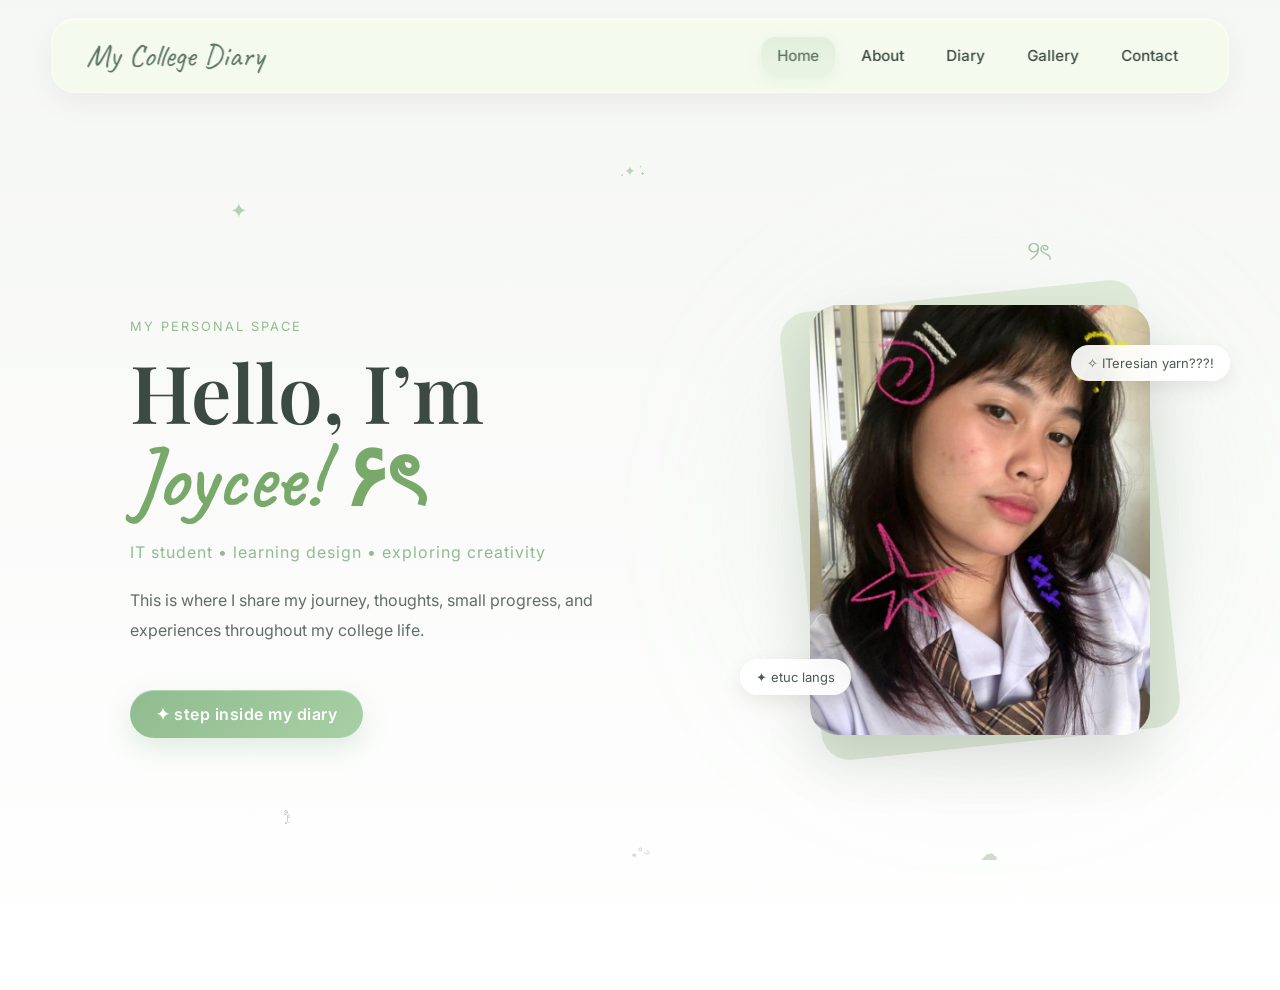
<file: index.html>
<!DOCTYPE html>
<html lang="en">

<head>

    <meta charset="UTF-8">

    <meta name="viewport" content="width=device-width, initial-scale=1.0">

    <title>My College Diary</title>

    <!-- CSS -->

    <link rel="stylesheet" href="style.css">

    <!-- GOOGLE FONTS -->

    <link
        href="https://fonts.googleapis.com/css2?family=Playfair+Display:wght@600;700&family=Inter:wght@300;400;500;600&family=Caveat:wght@400;600;700&family=Patrick+Hand&family=Dancing+Script:wght@500;600;700&display=swap"
        rel="stylesheet">

</head>

<body class="home">

    <!-- =========================================
         NAVBAR
    ========================================= -->

    <nav>

        <div class="nav-inner">

            <!-- LOGO -->

            <a href="index.html" class="nav-left">
                My College Diary
            </a>

            <!-- MOBILE BUTTON -->

            <div class="menu-toggle" id="menuToggle">
                ☰
            </div>

            <!-- NAV LINKS -->

            <div class="nav-right" id="mobileMenu">

                <a href="index.html" class="active">
                    Home
                </a>

                <a href="about.html">
                    About
                </a>

                <a href="diary.html">
                    Diary
                </a>

                <a href="gallery.html">
                    Gallery
                </a>

                <a href="contact.html">
                    Contact
                </a>

            </div>

        </div>

    </nav>

    <!-- =========================================
         HERO SECTION
    ========================================= -->

    <section class="hero">

        <!-- FLOATING DECORATIONS -->

        <div class="float star">
            ✦
        </div>

        <div class="float heart">
            .ೀ
        </div>

        <div class="float swirl">
            ୨ৎ
        </div>

        <div class="float dot">
            ☁
        </div>

        <div class="float sparkle">
            .✦ ݁˖
        </div>

        <div class="float star2">
            ⋆˚࿔
        </div>

        <div class="float cute">
            ִ ࣪𖤐.ᐟ
        </div>

        <!-- =========================================
             LEFT SIDE
        ========================================= -->

        <div class="hero-left">

            <p class="mini-title">
                my personal space
            </p>

            <h1>

                Hello, I’m <br>

                <span class="accent">
                    Joycee! ۶ৎ
                </span>

            </h1>

            <p class="role">
                IT student • learning design • exploring creativity
            </p>

            <p class="desc">

                This is where I share my journey,
                thoughts, small progress, and
                experiences throughout my
                college life.

            </p>

            <a href="diary.html" class="hero-btn">
                ✦ step inside my diary
            </a>

        </div>

        <!-- =========================================
             RIGHT SIDE
        ========================================= -->

        <div class="hero-right">

            <!-- BACKGROUND CARD -->

            <div class="photo-back"></div>

            <!-- MAIN PHOTO -->

            <img src="tprofile.jpg" alt="Joycee profile photo" class="hero-photo">

            <!-- FLOATING TAGS -->

            <div class="photo-tag top-tag">
                ✧ ITeresian yarn???!
            </div>

            <div class="photo-tag second-tag">
                ✦ etuc langs
            </div>

        </div>

    </section>

    <!-- =========================================
         SPARKLE EFFECT
    ========================================= -->

    <script>

        document.addEventListener("mousemove", (e) => {

            const sparkle =
                document.createElement("div");

            sparkle.className = "sparkle";

            sparkle.style.left =
                e.clientX + "px";

            sparkle.style.top =
                e.clientY + "px";

            document.body.appendChild(sparkle);

            setTimeout(() => {

                sparkle.remove();

            }, 800);

        });

    </script>

    <!-- =========================================
         MOBILE MENU
    ========================================= -->

    <script>

        const menuToggle =
            document.getElementById("menuToggle");

        const mobileMenu =
            document.getElementById("mobileMenu");

        menuToggle.addEventListener("click", () => {

            mobileMenu.classList.toggle("show");

        });

    </script>

    <!-- MAIN JS -->

    <script src="script.js"></script>

</body>

</html>
</file>
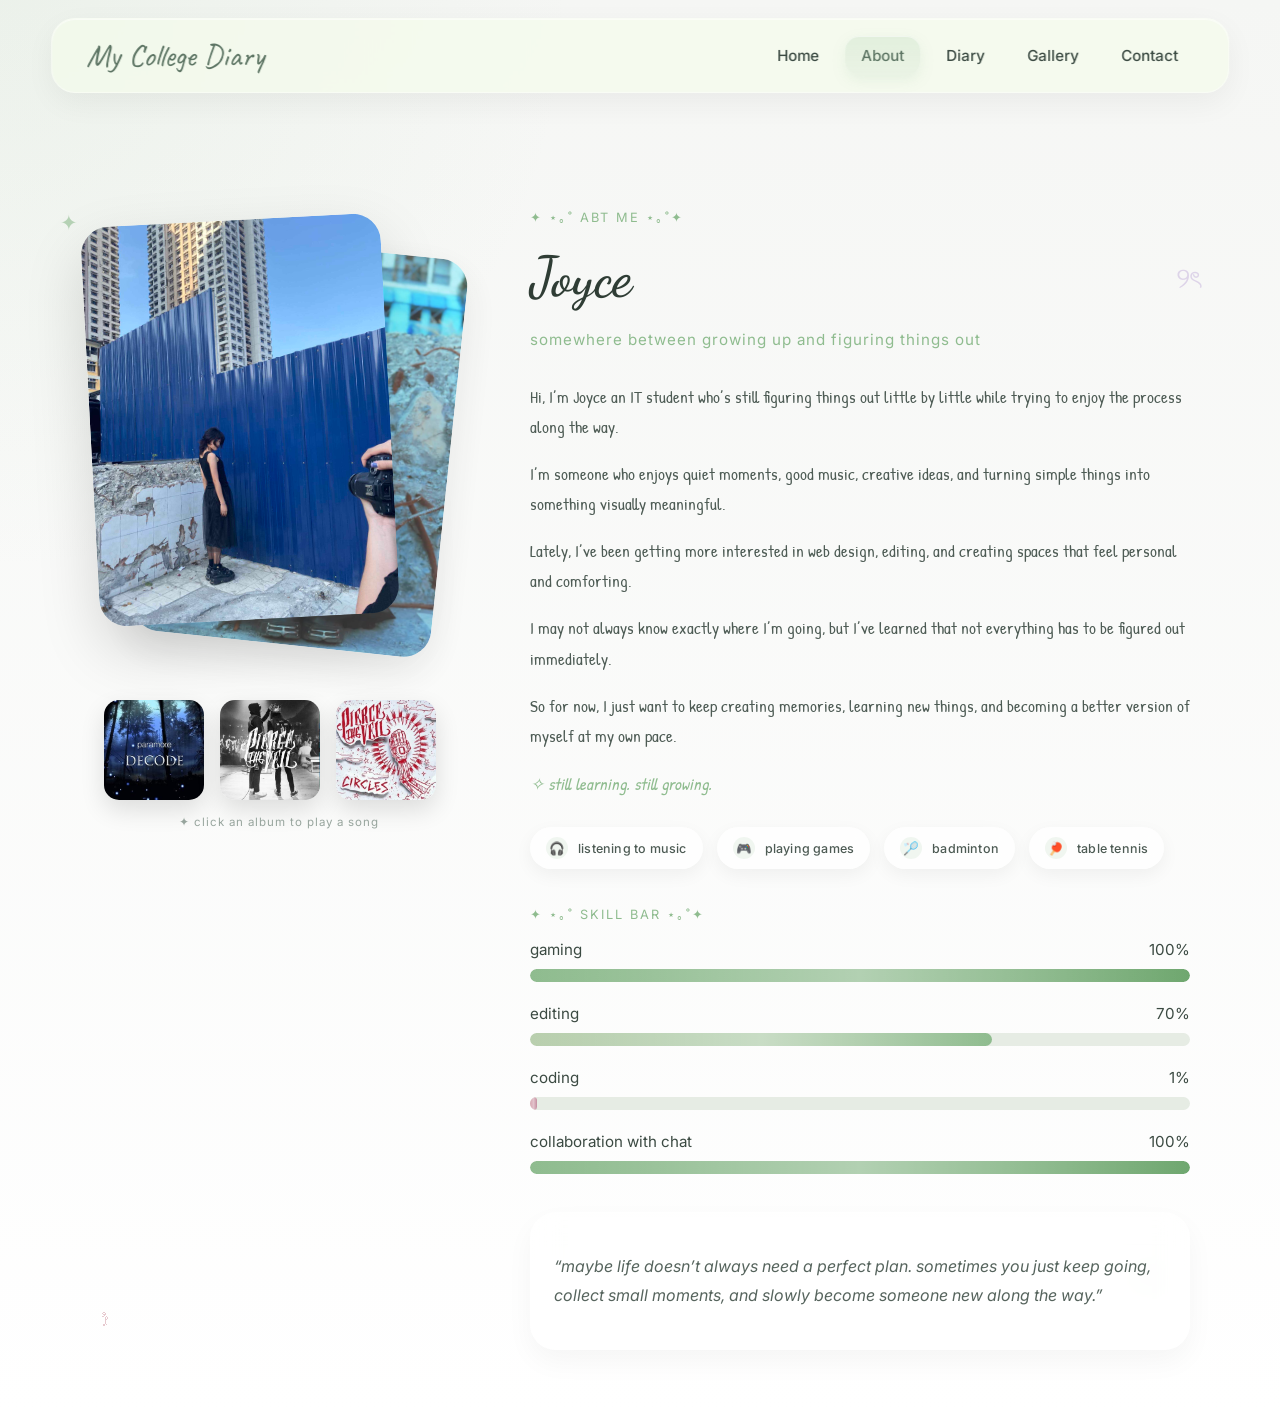
<file: about.html>
<!DOCTYPE html>
<html lang="en">

<head>
    <meta charset="UTF-8">
    <meta name="viewport" content="width=device-width, initial-scale=1.0">
    <title>About - My College Diary</title>
    <link rel="stylesheet" href="style.css"><!-- CSS -->
    <!-- GOOGLE FONTS -->
    <link
        href="https://fonts.googleapis.com/css2?family=Playfair+Display:wght@600;700&family=Inter:wght@300;400;500;600&family=Caveat:wght@400;600;700&family=Patrick+Hand&family=Dancing+Script:wght@500;600;700&display=swap"
        rel="stylesheet">
</head>

<body class="about-page">
    <!--NAVBAR -->
    <nav>
        <div class="nav-inner">
            <!-- LOGO -->
            <a href="index.html" class="nav-left">My College Diary</a>

            <!-- MOBILE MENU BUTTON -->
            <div class="menu-toggle" id="menuToggle">☰</div>
            <!-- NAVIGATION -->
            <div class="nav-right" id="mobileMenu">
                <a href="index.html">Home</a>
                <a href="about.html" class="active">About</a>
                <a href="diary.html">Diary</a>
                <a href="gallery.html">Gallery</a>
                <a href="contact.html">Contact</a>
            </div>
        </div>
    </nav>

    <!--ABOUT SECTION-->
    <section class="about-section">
        <!-- FLOATING DECORATIONS -->
        <div class="float-about about-star">✦</div>
        <div class="float-about about-heart">.ೀ</div>
        <div class="float-about about-swirl">୨ৎ</div>
        <div class="float-about about-sparkle">⋆˚࿔</div>

        <!-- CONTENT -->
        <div class="about-content">

            <!-- =========================================
                 LEFT SIDE
            ========================================= -->

            <div class="about-left">

                <!-- IMAGES -->

                <div class="about-images">

                    <img src="me8.jpg" alt="Second Photo" class="img-back">

                    <img src="tabtme.jpg" alt="Main Photo" class="img-main">

                </div>

                <!-- MUSIC SECTION -->

                <div class="music-mini">

                    <!-- DECODE -->

                    <img src="decode.jpg" alt="Decode" onclick="playSong('decode.mp3', 'Decode - Paramore')">

                    <!-- KING FOR A DAY -->

                    <img src="king.jpg" alt="King For A Day" onclick="playSong('king.mp3', 'King For A Day - PTV')">

                    <!-- CIRCLES -->

                    <img src="circles.jpg" alt="Circles" onclick="playSong('circles.mp3', 'Circles - PTV')">

                </div>

                <!-- AUDIO -->

                <audio id="musicPlayer"></audio>

                <!-- NOW PLAYING -->

                <p class="music-note now-playing">
                    ✦ click an album to play a song
                </p>

            </div>

            <!-- =========================================
                 RIGHT SIDE
            ========================================= -->

            <div class="about-text">

                <!-- TITLE -->

                <div class="bio-title">
                    ✦ ⋆｡˚ abt me ⋆｡˚✦
                </div>

                <!-- NAME -->

                <h1 class="about-name">
                    Joyce
                </h1>

                <!-- ROLE -->

                <p class="about-role">
                    somewhere between growing up and figuring things out
                </p>

                <!-- BIO -->

                <div class="about-bio">

                    <p>
                        Hi, I’m Joyce an IT student who’s still
                        figuring things out little by little while
                        trying to enjoy the process along the way.
                    </p>

                    <p>
                        I’m someone who enjoys quiet moments,
                        good music, creative ideas, and turning
                        simple things into something visually meaningful.
                    </p>

                    <p>
                        Lately, I’ve been getting more interested
                        in web design, editing, and creating spaces
                        that feel personal and comforting.
                    </p>

                    <p>
                        I may not always know exactly where I’m going,
                        but I’ve learned that not everything has to
                        be figured out immediately.
                    </p>

                    <p>
                        So for now, I just want to keep creating memories,
                        learning new things, and becoming a better version
                        of myself at my own pace.
                    </p>

                    <p class="bio-end">
                        ✧ still learning. still growing.
                    </p>

                </div>

                <!-- =========================================
                     HOBBIES
                ========================================= -->

                <div class="hobbies">

                    <div class="hobby-box">

                        <span class="hobby-icon">
                            🎧
                        </span>

                        <span>
                            listening to music
                        </span>

                    </div>

                    <div class="hobby-box">

                        <span class="hobby-icon">
                            🎮
                        </span>

                        <span>
                            playing games
                        </span>

                    </div>

                    <div class="hobby-box">

                        <span class="hobby-icon">
                            🏸
                        </span>

                        <span>
                            badminton
                        </span>

                    </div>

                    <div class="hobby-box">

                        <span class="hobby-icon">
                            🏓
                        </span>

                        <span>
                            table tennis
                        </span>

                    </div>

                </div>

                <!-- =========================================
                     SKILLS
                ========================================= -->

                <div class="skills">

                    <div class="bio-title">
                        ✦ ⋆｡˚ skill bar ⋆｡˚✦
                    </div>

                    <!-- SKILL -->

                    <div class="skill">

                        <div class="skill-info">

                            <span>
                                gaming
                            </span>

                            <span>
                                100%
                            </span>

                        </div>

                        <div class="skill-bar">
                            <div class="fill gaming"></div>
                        </div>

                    </div>

                    <!-- SKILL -->

                    <div class="skill">

                        <div class="skill-info">

                            <span>
                                editing
                            </span>

                            <span>
                                70%
                            </span>

                        </div>

                        <div class="skill-bar">
                            <div class="fill editing"></div>
                        </div>

                    </div>

                    <!-- SKILL -->

                    <div class="skill">

                        <div class="skill-info">

                            <span>
                                coding
                            </span>

                            <span>
                                1%
                            </span>

                        </div>

                        <div class="skill-bar">
                            <div class="fill coding"></div>
                        </div>

                    </div>

                    <!-- SKILL -->

                    <div class="skill">

                        <div class="skill-info">

                            <span>
                                collaboration with chat
                            </span>

                            <span>
                                100%
                            </span>

                        </div>

                        <div class="skill-bar">
                            <div class="fill gaming"></div>
                        </div>

                    </div>

                </div>

                <!-- =========================================
                     MOTIVATION
                ========================================= -->

                <div class="motivation">

                    <p>
                        “maybe life doesn’t always need
                        a perfect plan. sometimes you
                        just keep going, collect small
                        moments, and slowly become
                        someone new along the way.”
                    </p>

                </div>

            </div>

        </div>

    </section>

    <!-- =========================================
         BACK TO TOP
    ========================================= -->

    <button id="backToTop">
        ↑
    </button>

    <!-- =========================================
         SCRIPTS
    ========================================= -->

    <script src="script.js"></script>

    <!-- SPARKLES -->

    <script>

        document.addEventListener("mousemove", (e) => {

            const sparkle =
                document.createElement("div");

            sparkle.className = "sparkle-effect";

            sparkle.style.left =
                e.clientX + "px";

            sparkle.style.top =
                e.clientY + "px";

            document.body.appendChild(sparkle);

            setTimeout(() => {

                sparkle.remove();

            }, 800);

        });

    </script>

    <!-- MUSIC PLAYER -->

    <script>

        const player =
            document.getElementById("musicPlayer");

        const nowPlaying =
            document.querySelector(".now-playing");

        let currentSong = "";

        function playSong(song, title) {

            /* SAME SONG = PAUSE */

            if (currentSong === song && !player.paused) {

                player.pause();

                nowPlaying.innerHTML =
                    "music paused . . .";

                return;
            }

            /* PLAY */

            currentSong = song;

            player.src = song;

            player.volume = 0.25;

            player.play();

            nowPlaying.innerHTML =
                "now playing: " + title + " ✦";
        }

    </script>

    <!-- BACK TO TOP -->

    <script>

        const backToTop =
            document.getElementById("backToTop");

        window.addEventListener("scroll", () => {

            if (window.scrollY > 300) {

                backToTop.classList.add("show");

            } else {

                backToTop.classList.remove("show");
            }
        });

        backToTop.addEventListener("click", () => {

            window.scrollTo({

                top: 0,

                behavior: "smooth"

            });

        });

    </script>

    <!-- MOBILE MENU -->

    <script>

        const menuToggle =
            document.getElementById("menuToggle");

        const mobileMenu =
            document.getElementById("mobileMenu");

        menuToggle.addEventListener("click", () => {

            mobileMenu.classList.toggle("show");

        });

    </script>

</body>

</html>
</file>
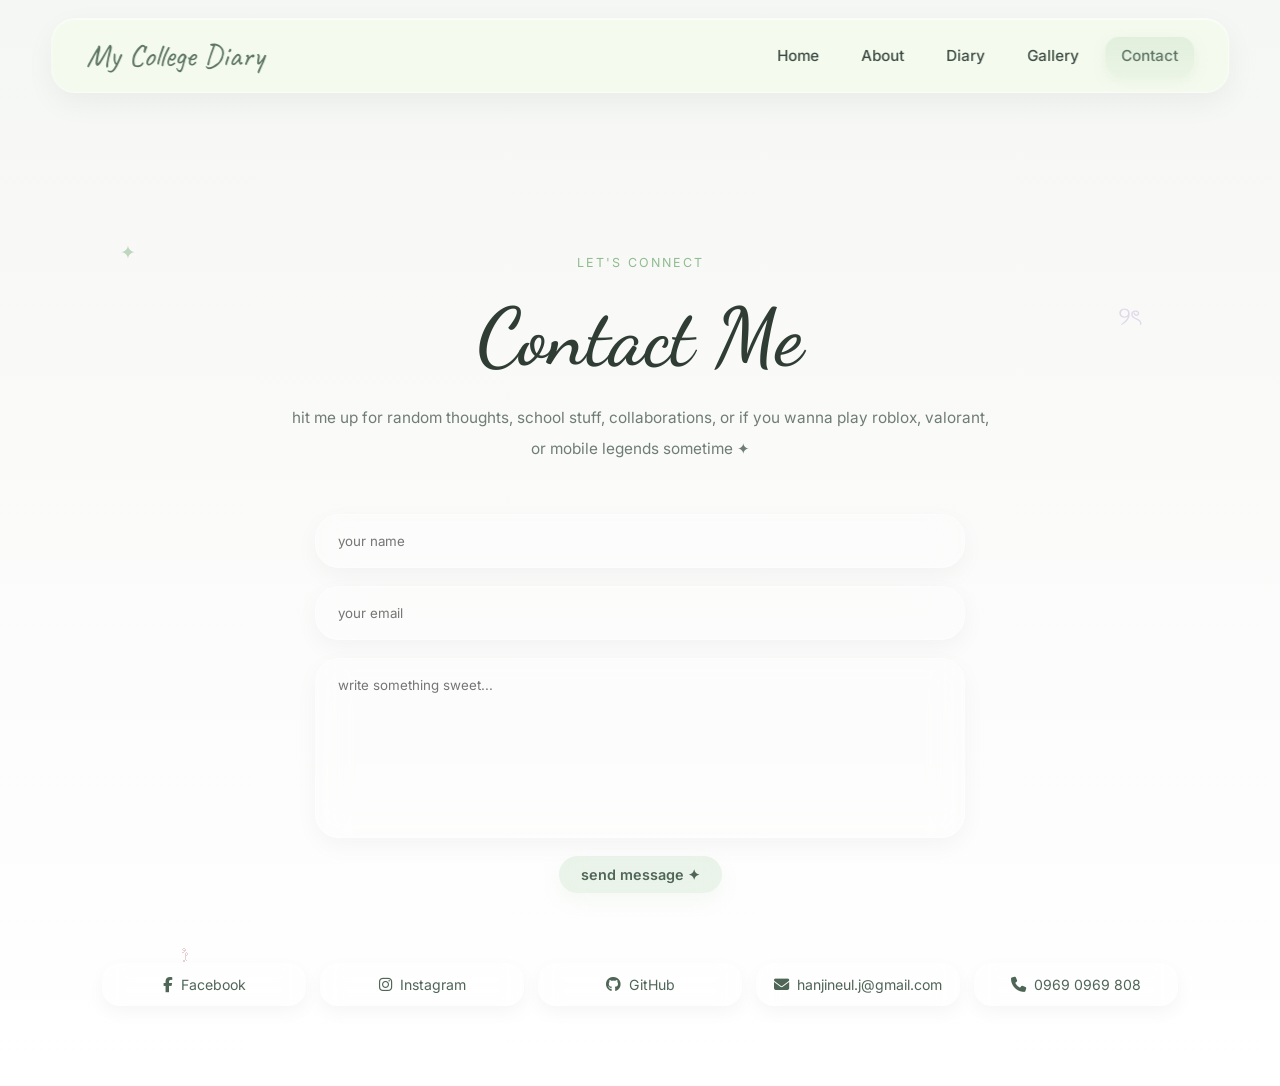
<file: contact.html>
<!DOCTYPE html>
<html lang="en">

<head>

    <meta charset="UTF-8">

    <meta name="viewport" content="width=device-width, initial-scale=1.0">

    <title>Contact - My College Diary</title>

    <!-- CSS -->

    <link rel="stylesheet" href="style.css">

    <!-- GOOGLE FONTS -->

    <link
        href="https://fonts.googleapis.com/css2?family=Playfair+Display:wght@600;700&family=Inter:wght@300;400;500;600&family=Caveat:wght@400;600;700&family=Patrick+Hand&family=Dancing+Script:wght@500;600;700&display=swap"
        rel="stylesheet">

    <!-- FONT AWESOME -->

    <link rel="stylesheet" href="https://cdnjs.cloudflare.com/ajax/libs/font-awesome/6.5.1/css/all.min.css">

</head>

<body class="contact-body">

    <!-- =========================================
         NAVBAR
    ========================================= -->

    <nav>

        <div class="nav-inner">

            <!-- LOGO -->

            <a href="index.html" class="nav-left">
                My College Diary
            </a>

            <!-- MOBILE BUTTON -->

            <div class="menu-toggle" id="menuToggle">
                ☰
            </div>

            <!-- NAV LINKS -->

            <div class="nav-right" id="mobileMenu">

                <a href="index.html">
                    Home
                </a>

                <a href="about.html">
                    About
                </a>

                <a href="diary.html">
                    Diary
                </a>

                <a href="gallery.html">
                    Gallery
                </a>

                <a href="contact.html" class="active">
                    Contact
                </a>

            </div>

        </div>

    </nav>

    <!-- =========================================
         CONTACT PAGE
    ========================================= -->

    <section class="contact-page">

        <!-- FLOATING DECORATIONS -->

        <div class="float-contact contact-star">
            ✦
        </div>

        <div class="float-contact contact-swirl">
            ୨ৎ
        </div>

        <div class="float-contact contact-heart">
            .ೀ
        </div>

        <!-- HEADER -->

        <p class="contact-mini">
            let's connect
        </p>

        <h1 class="contact-title">
            Contact Me
        </h1>
        <p class="contact-sub">
            hit me up for random thoughts, school stuff, collaborations, or if you wanna play roblox, valorant, or
            mobile legends sometime ✦
        </p>

        <!-- =========================================
             CONTACT FORM
        ========================================= -->

        <form class="contact-form" action="https://formspree.io/f/xwvyqljw" method="POST">

            <input type="text" name="name" placeholder="your name" required>

            <input type="email" name="email" placeholder="your email" required>

            <textarea name="message" placeholder="write something sweet..." required></textarea>

            <button type="submit">
                send message ✦
            </button>

        </form>

        <!-- =========================================
             SOCIALS
        ========================================= -->

        <div class="socials">

            <!-- FACEBOOK -->

            <a href="https://www.facebook.com/mydazai" target="_blank" class="social-box">

                <i class="fa-brands fa-facebook-f"></i>

                Facebook

            </a>

            <!-- INSTAGRAM -->

            <a href="https://www.instagram.com/eajjou/" target="_blank" class="social-box">

                <i class="fa-brands fa-instagram"></i>

                Instagram

            </a>

            <!-- GITHUB -->

            <a href="https://github.com/krig-dcoder" target="_blank" class="social-box">

                <i class="fa-brands fa-github"></i>

                GitHub

            </a>
            <!-- EMAIL -->

            <button class="social-box email-box" onclick="copyText('yourgmail@gmail.com')">

                <i class="fa-solid fa-envelope"></i>

                hanjineul.j@gmail.com

            </button>

            <!-- CONTACT -->

            <button class="social-box phone-box" onclick="copyText('09123456789')">

                <i class="fa-solid fa-phone"></i>

                0969 0969 808

            </button>
        </div>

    </section>

    <!-- =========================================
         BACK TO TOP
    ========================================= -->

    <button id="backToTop">
        ↑
    </button>

    <!-- =========================================
         SPARKLE EFFECT
    ========================================= -->

    <script>

        document.addEventListener("mousemove", (e) => {

            const sparkle =
                document.createElement("div");

            sparkle.className = "sparkle-effect";

            sparkle.style.left =
                e.clientX + "px";

            sparkle.style.top =
                e.clientY + "px";

            document.body.appendChild(sparkle);

            setTimeout(() => {

                sparkle.remove();

            }, 800);

        });

    </script>

    <!-- =========================================
         MOBILE MENU
    ========================================= -->

    <script>

        const menuToggle =
            document.getElementById("menuToggle");

        const mobileMenu =
            document.getElementById("mobileMenu");

        menuToggle.addEventListener("click", () => {

            mobileMenu.classList.toggle("show");

        });

    </script>

    <!-- =========================================
         BACK TO TOP SCRIPT
    ========================================= -->

    <script>

        const backToTop =
            document.getElementById("backToTop");

        window.addEventListener("scroll", () => {

            if (window.scrollY > 300) {

                backToTop.classList.add("show");

            } else {

                backToTop.classList.remove("show");
            }

        });

        backToTop.addEventListener("click", () => {

            window.scrollTo({

                top: 0,

                behavior: "smooth"

            });

        });

    </script>
    <script>

        function copyText(text) {

            navigator.clipboard.writeText(text);

            const note =
                document.createElement("div");

            note.className = "copy-popup";

            note.innerText = "copied ✦";

            document.body.appendChild(note);

            setTimeout(() => {

                note.remove();

            }, 1500);

        }

    </script>

    <!-- MAIN JS -->

    <script src="script.js"></script>

</body>

</html>
</file>
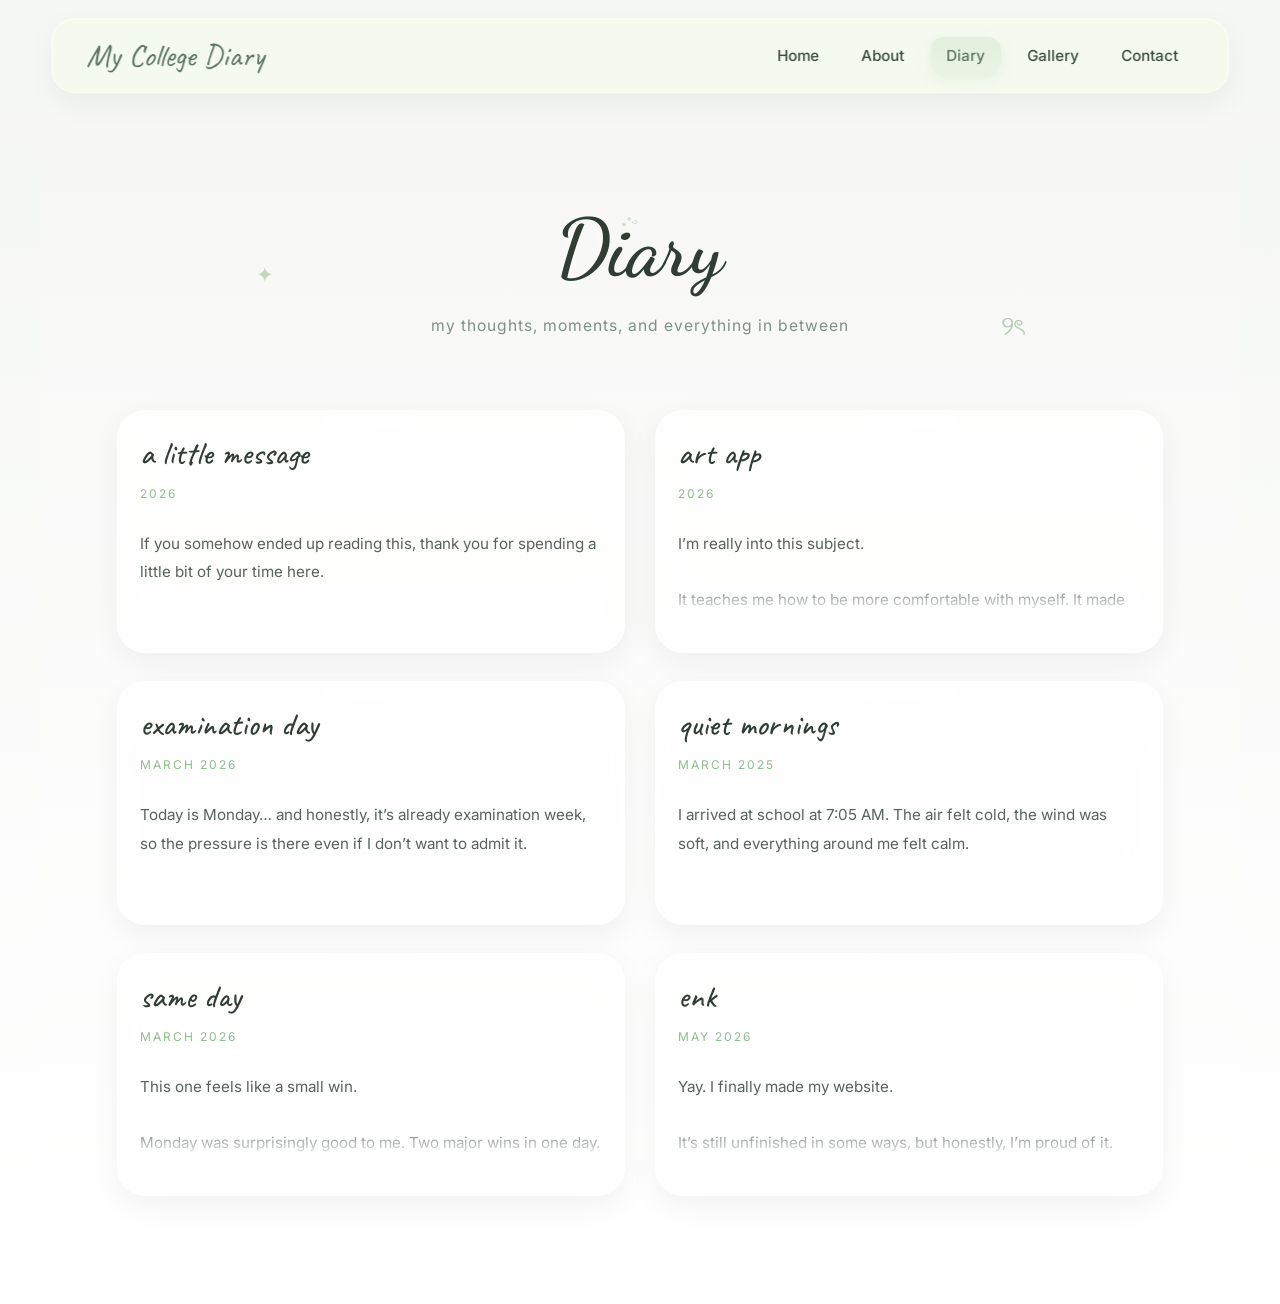
<file: diary.html>
<!DOCTYPE html>
<html lang="en">

<head>

    <meta charset="UTF-8">

    <meta name="viewport" content="width=device-width, initial-scale=1.0">

    <title>Diary - My College Diary</title>

    <!-- CSS -->

    <link rel="stylesheet" href="style.css">

    <!-- GOOGLE FONTS -->

    <link
        href="https://fonts.googleapis.com/css2?family=Playfair+Display:wght@600;700&family=Inter:wght@300;400;500;600&family=Caveat:wght@400;600;700&family=Patrick+Hand&family=Dancing+Script:wght@500;600;700&display=swap"
        rel="stylesheet">

    <!-- =========================================
         MODAL CSS
    ========================================= -->

    <style>
        .modal {

            display: none;

            position: fixed;

            inset: 0;

            background:
                rgba(0, 0, 0, 0.5);

            backdrop-filter: blur(5px);

            justify-content: center;
            align-items: center;

            z-index: 99999;
        }

        .modal-content {

            background:
                rgba(255, 255, 255, .88);

            backdrop-filter: blur(18px);

            padding: 35px;

            border-radius: 28px;

            max-width: 700px;

            width: 90%;

            max-height: 80vh;

            overflow-y: auto;

            position: relative;

            box-shadow:
                0 25px 60px rgba(0, 0, 0, .18);

            animation: pop .35s ease;
        }

        .modal-content .date {

            color: #8fbc8f;

            display: block;

            margin-bottom: 10px;

            letter-spacing: 1px;
        }

        .close {

            position: absolute;

            top: 20px;
            right: 25px;

            font-size: 24px;

            cursor: pointer;
        }

        .diary-card {
            cursor: pointer;
        }

        @keyframes pop {

            from {

                transform: scale(0.9);

                opacity: 0;
            }

            to {

                transform: scale(1);

                opacity: 1;
            }
        }

        /* MOBILE */

        @media (max-width:768px) {

            .modal-content {

                width: 92%;

                padding: 24px;

                max-height: 85vh;
            }

            .close {

                top: 14px;
                right: 18px;

                font-size: 28px;
            }
        }
    </style>

</head>

<body class="diary-body">

    <!-- =========================================
         NAVBAR
    ========================================= -->

    <nav>

        <div class="nav-inner">

            <!-- LOGO -->

            <a href="index.html" class="nav-left">
                My College Diary
            </a>

            <!-- MOBILE BUTTON -->

            <div class="menu-toggle" id="menuToggle">
                ☰
            </div>

            <!-- NAVIGATION -->

            <div class="nav-right" id="mobileMenu">

                <a href="index.html">
                    Home
                </a>

                <a href="about.html">
                    About
                </a>

                <a href="diary.html" class="active">
                    Diary
                </a>

                <a href="gallery.html">
                    Gallery
                </a>

                <a href="contact.html">
                    Contact
                </a>

            </div>

        </div>

    </nav>

    <!-- =========================================
         DIARY PAGE
    ========================================= -->

    <div class="diary-page">

        <!-- FLOATING SYMBOLS -->

        <div class="diary-float star">
            ✦
        </div>

        <div class="diary-float swirl">
            ୨ৎ
        </div>

        <div class="diary-float sparkle">
            ⋆˚࿔
        </div>

        <!-- TITLE -->

        <h1 class="diary-title">
            Diary
        </h1>

        <p class="diary-sub">
            my thoughts, moments,
            and everything in between
        </p>

        <!-- =========================================
     DIARY ENTRIES
========================================= -->

        <div class="diary-columns">

            <!-- ENTRY -->

            <div class="entry diary-card" onclick="openDiary(this)">

                <h2>a little message</h2>

                <span class="date">2026</span>

                <p>
                    If you somehow ended up reading this,
                    thank you for spending a little bit of your time here.
                    <br><br>

                    This website may just look like a simple college diary,
                    but honestly,
                    it became a small space where I could keep pieces of myself,
                    my thoughts,
                    memories,
                    random moments,
                    and the things I usually don’t say out loud.
                    <br><br>

                    I’m still learning a lot,
                    not just in school,
                    but also about myself.
                    <br><br>

                    Some days feel heavy,
                    some days feel soft,
                    and some days just quietly pass by.
                    But I think that’s what growing up really looks like.
                    <br><br>

                    So if you’re someone who also feels lost sometimes,
                    pressured,
                    tired,
                    or unsure about where life is going,
                    I hope you know you’re not alone in that feeling.
                    <br><br>

                    Maybe we’re all just trying our best in different ways.
                    <br><br>

                    And if no one has told you lately,
                    I hope you’re proud of yourself for making it this far.
                    <br><br>

                    Thank you for being here for a while.
                </p>

            </div>

            <!-- ENTRY -->

            <div class="entry diary-card" onclick="openDiary(this)">

                <h2>examination day</h2>

                <span class="date">march 2026</span>

                <p>
                    Today is Monday… and honestly, it’s already examination week,
                    so the pressure is there even if I don’t want to admit it.
                    <br><br>

                    When I got to school, the first thing I did was talk to my classmates.
                    Just trying to feel normal for a while.
                    <br><br>

                    Then I heard there wouldn’t be a handwritten exam,
                    and for a moment I felt relieved.
                    <br><br>

                    But then we had a hands-on.
                    <br><br>

                    I actually reviewed a lot for this,
                    so I thought I was prepared.
                    At first, everything felt okay.
                    I was coding normally, going through each step like usual.
                    <br><br>

                    Then suddenly, something felt off.
                    My code wasn’t working,
                    and I had no idea why.
                    <br><br>

                    I kept checking every line again and again,
                    trying to figure out what went wrong while the time kept running.
                    <br><br>

                    Then finally…
                    I saw it.
                    <br><br>

                    A single quote.
                    Something so small literally broke everything.
                    <br><br>

                    I fixed it immediately and rushed to finish everything.
                    I only had one minute left.
                    <br><br>

                    Somehow, I made it.
                    <br><br>

                    After that, I just sat there feeling all the stress leave my body.
                    Today was chaotic,
                    but I survived.
                    <br><br>

                    And honestly,
                    that’s enough for now.
                </p>

            </div>

            <!-- ENTRY -->

            <div class="entry diary-card" onclick="openDiary(this)">

                <h2>same day</h2>

                <span class="date">march 2026</span>

                <p>
                    This one feels like a small win.
                    <br><br>

                    Monday was surprisingly good to me.
                    Two major wins in one day.
                    <br><br>

                    I finally submitted my examination,
                    but of course it didn’t come easy.
                    <br><br>

                    The moment I arrived at school,
                    I immediately prepared all my materials for soldering.
                    Everything still felt uncertain,
                    like nothing was fully ready yet.
                    <br><br>

                    Then time started catching up.
                    <br><br>

                    I could feel myself getting nervous while everyone was trying to use the soldering iron at the same
                    time,
                    especially after I misplaced mine.
                    <br><br>

                    But I just stayed focused on my work.
                    Even though I wasn’t fully confident,
                    I kept going.
                    <br><br>

                    And somehow,
                    it worked.
                    <br><br>

                    My RFID finally functioned,
                    and when Sir Abenir said my wiring placement was good,
                    it honestly meant a lot.
                    <br><br>

                    It felt nice knowing that all the effort paid off somehow.
                    <br><br>

                    For now,
                    I’m just hoping this semester turns out okay.
                    <br><br>

                    But still…
                    you did good today.
                </p>

            </div>

            <!-- ENTRY -->

            <div class="entry diary-card" onclick="openDiary(this)">

                <h2>art app</h2>

                <span class="date">2026</span>

                <p>
                    I’m really into this subject.
                    <br><br>

                    It teaches me how to be more comfortable with myself.
                    It made me realize that being different doesn’t automatically mean something is wrong with me.
                    <br><br>

                    I’m thankful this subject exists because it helps me appreciate creativity more,
                    not just in art,
                    but in people too.
                    <br><br>

                    Everyone expresses themselves differently,
                    and I think that’s something beautiful.
                    <br><br>

                    Through this,
                    I’m slowly learning to appreciate my own way of thinking too.
                </p>

            </div>

            <!-- ENTRY -->

            <div class="entry diary-card" onclick="openDiary(this)">

                <h2>quiet mornings</h2>

                <span class="date">march 2025</span>

                <p>
                    I arrived at school at 7:05 AM.
                    The air felt cold,
                    the wind was soft,
                    and everything around me felt calm.
                    <br><br>

                    When I sat down,
                    it felt like the silence itself was comforting me.
                    <br><br>

                    This is the kind of weather I’ve always loved.
                    Quiet,
                    peaceful,
                    almost like a forest somewhere far away from everything.
                    <br><br>

                    Since I was younger,
                    I’ve always imagined a life like that.
                    Somewhere calm,
                    surrounded by nature,
                    with slow mornings and no pressure to rush.
                    <br><br>

                    Nothing complicated.
                    Just peace.
                    <br><br>

                    And somehow today,
                    it felt close to that.
                </p>

            </div>

            <!-- ENTRY -->

            <div class="entry diary-card" onclick="openDiary(this)">

                <h2>enk</h2>

                <span class="date">may 2026</span>

                <p>
                    Yay.
                    I finally made my website.
                    <br><br>

                    It’s still unfinished in some ways,
                    but honestly,
                    I’m proud of it.
                    <br><br>

                    At least I made something.
                    <br><br>

                    It’s there.
                    It works.
                    It’s mine.
                    <br><br>

                    I can always improve it later.
                    <br><br>

                    For now,
                    I’m just glad I started.
                </p>

            </div>

        </div>

        <!-- =========================================
         MODAL
    ========================================= -->

        <div id="diaryModal" class="modal">

            <div class="modal-content">

                <span class="close" onclick="closeDiary()">

                    &times;

                </span>

                <div id="modalText"></div>

            </div>

        </div>

        <!-- =========================================
         BACK TO TOP
    ========================================= -->

        <button id="backToTop">
            ↑
        </button>

        <!-- =========================================
         OPEN DIARY
    ========================================= -->

        <script>

            function openDiary(card) {

                const modal =
                    document.getElementById("diaryModal");

                const content =
                    document.getElementById("modalText");

                content.innerHTML =
                    card.innerHTML;

                modal.style.display = "flex";
            }

            function closeDiary() {

                document.getElementById("diaryModal")
                    .style.display = "none";
            }

            /* CLOSE OUTSIDE */

            window.onclick = function (e) {

                const modal =
                    document.getElementById("diaryModal");

                if (e.target === modal) {

                    modal.style.display = "none";
                }
            }

        </script>

        <!-- =========================================
         SPARKLE EFFECT
    ========================================= -->

        <script>

            document.addEventListener("mousemove", (e) => {

                const sparkle =
                    document.createElement("div");

                sparkle.className = "sparkle-effect";

                sparkle.style.left =
                    e.clientX + "px";

                sparkle.style.top =
                    e.clientY + "px";

                document.body.appendChild(sparkle);

                setTimeout(() => {

                    sparkle.remove();

                }, 800);

            });

        </script>

        <!-- =========================================
         BACK TO TOP
    ========================================= -->

        <script>

            const backToTop =
                document.getElementById("backToTop");

            window.addEventListener("scroll", () => {

                if (window.scrollY > 300) {

                    backToTop.classList.add("show");

                } else {

                    backToTop.classList.remove("show");
                }
            });

            backToTop.addEventListener("click", () => {

                window.scrollTo({

                    top: 0,

                    behavior: "smooth"

                });

            });

        </script>

        <!-- =========================================
         MOBILE MENU
    ========================================= -->

        <script>

            const menuToggle =
                document.getElementById("menuToggle");

            const mobileMenu =
                document.getElementById("mobileMenu");

            menuToggle.addEventListener("click", () => {

                mobileMenu.classList.toggle("show");

            });

        </script>

        <!-- MAIN JS -->

        <script src="script.js"></script>

</body>

</html>
</file>
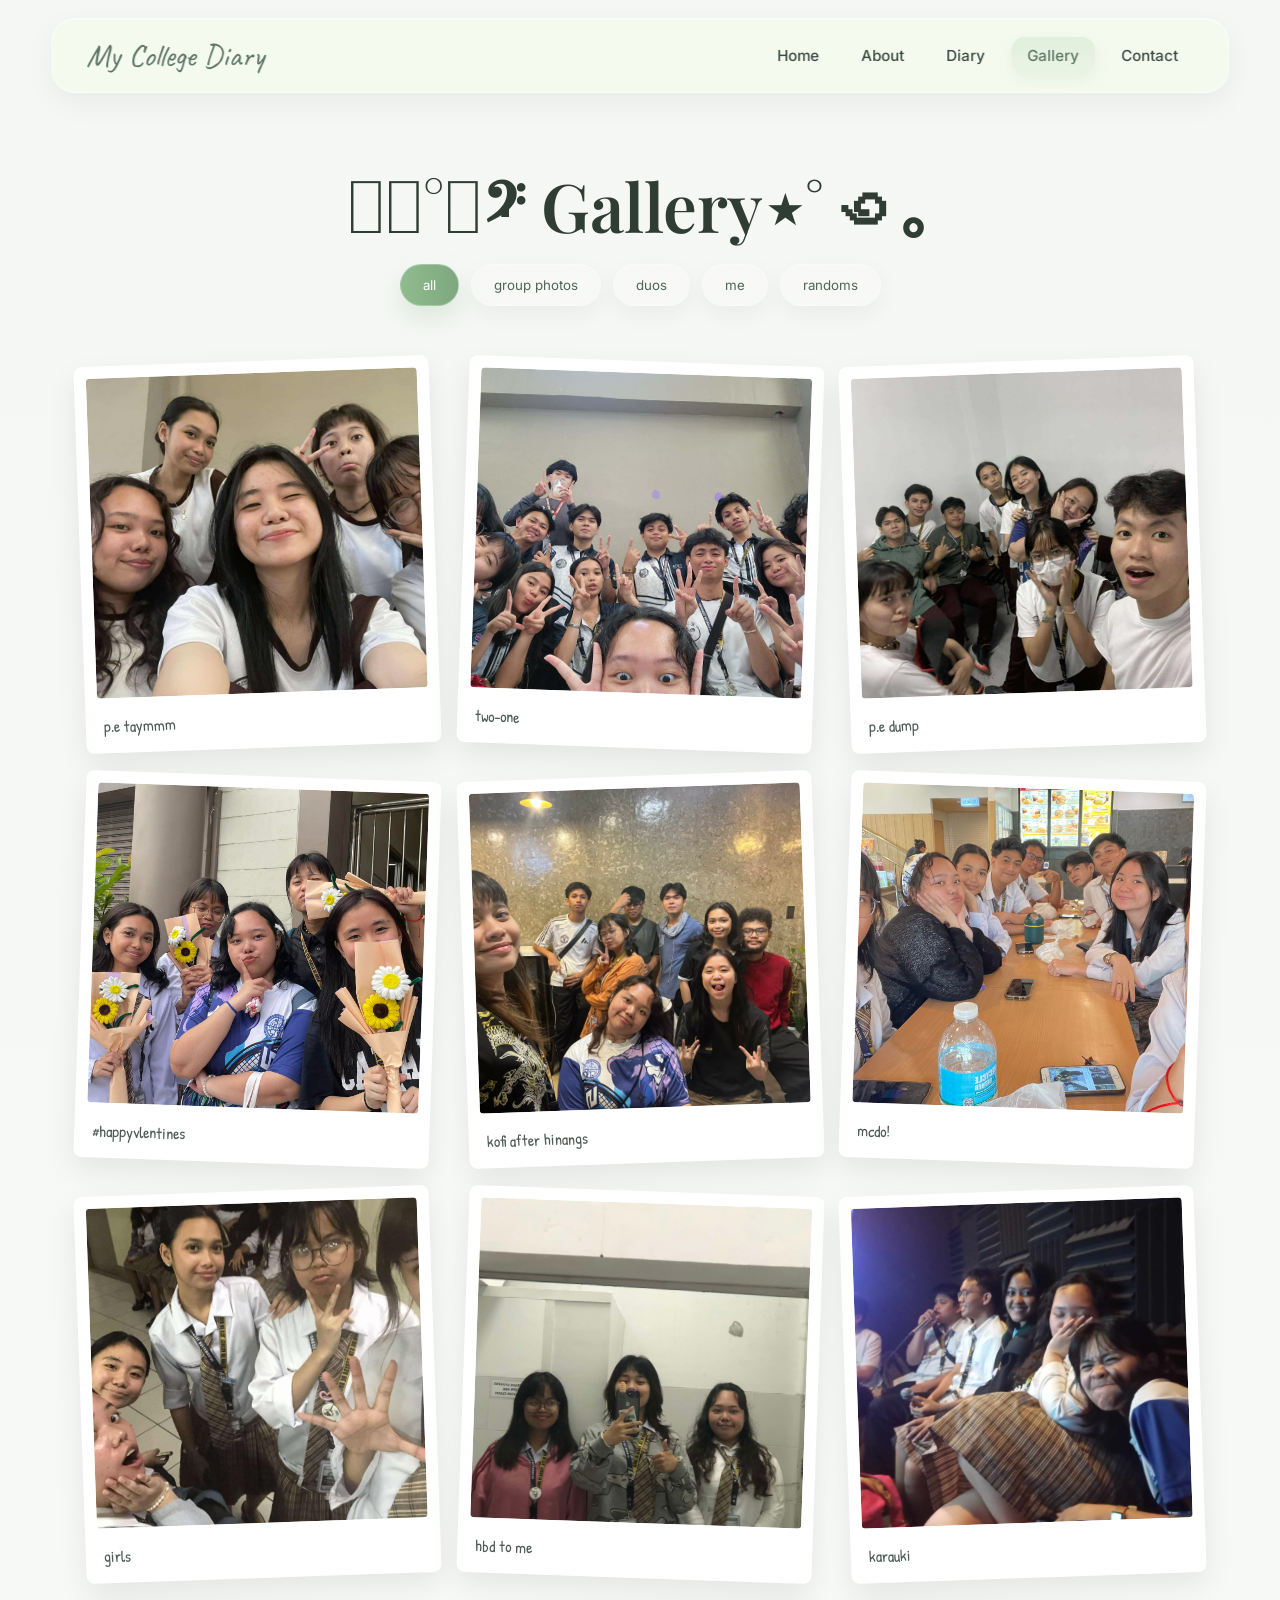
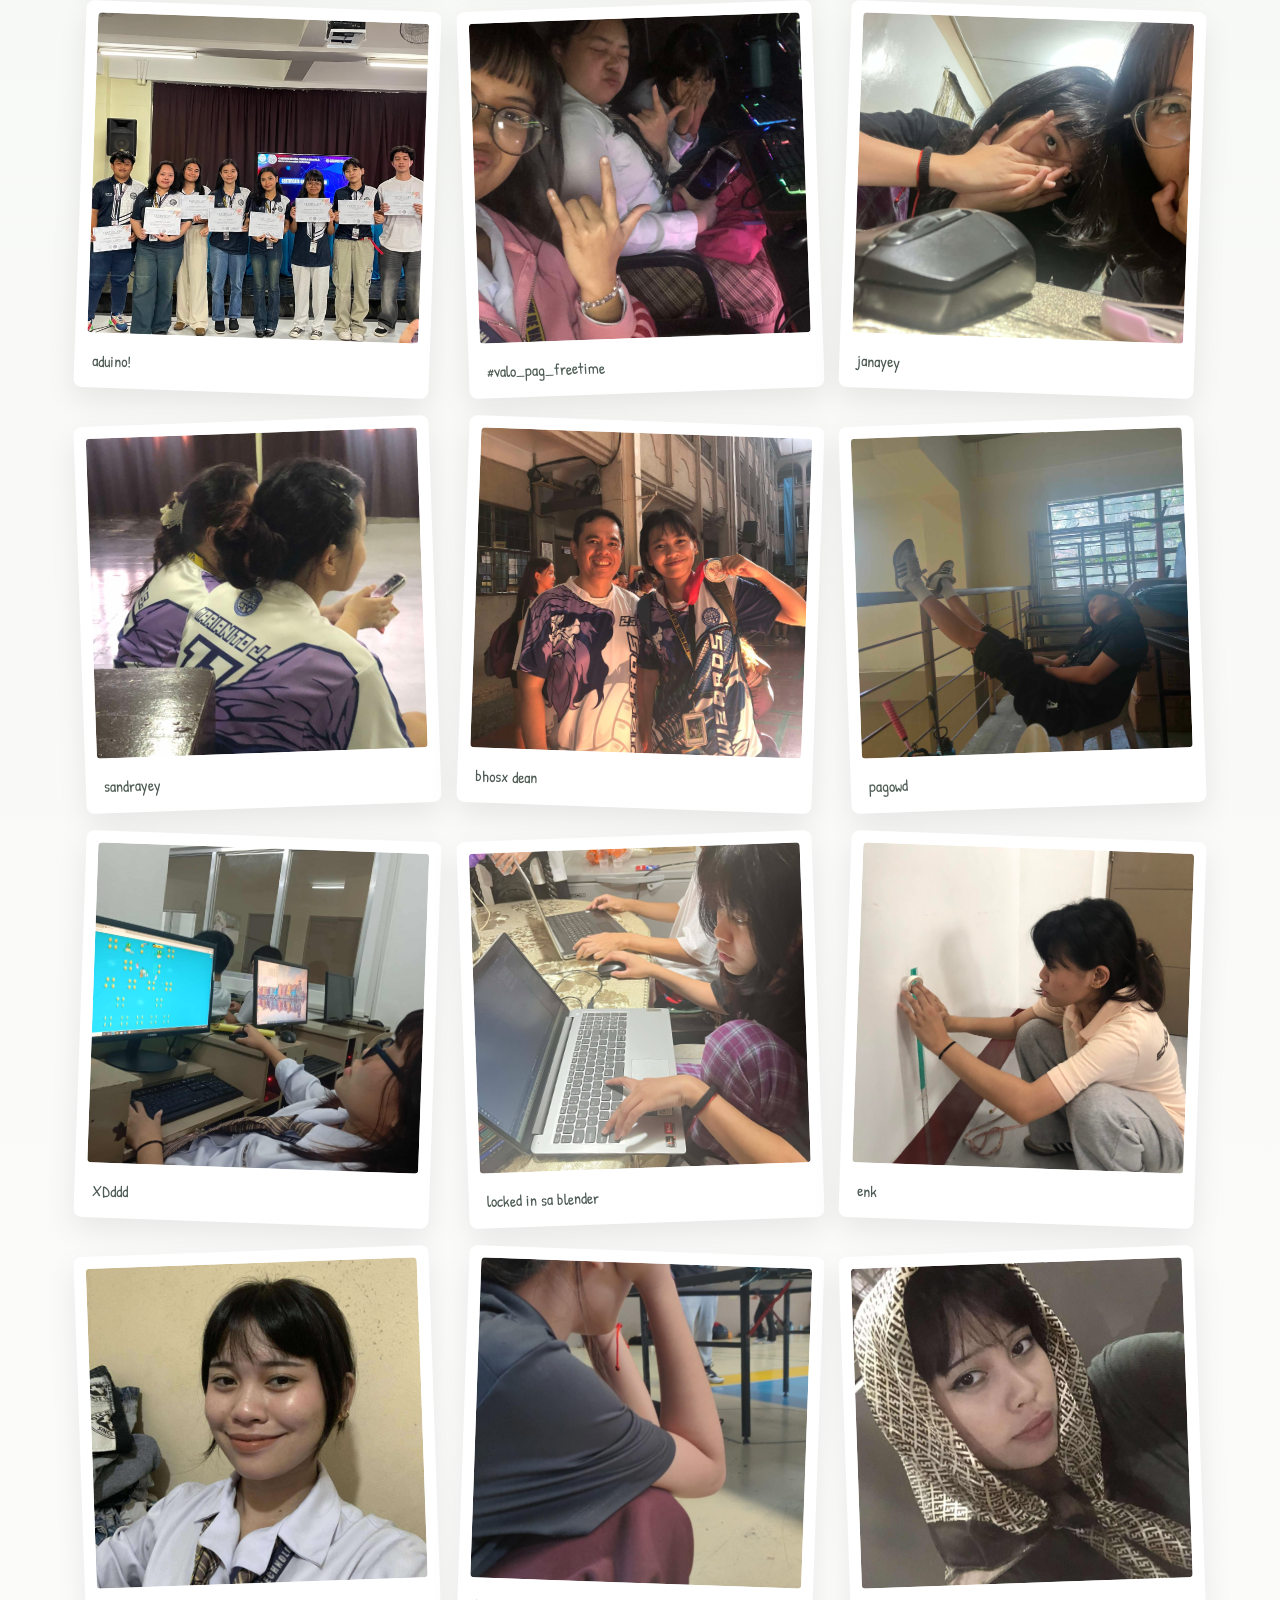
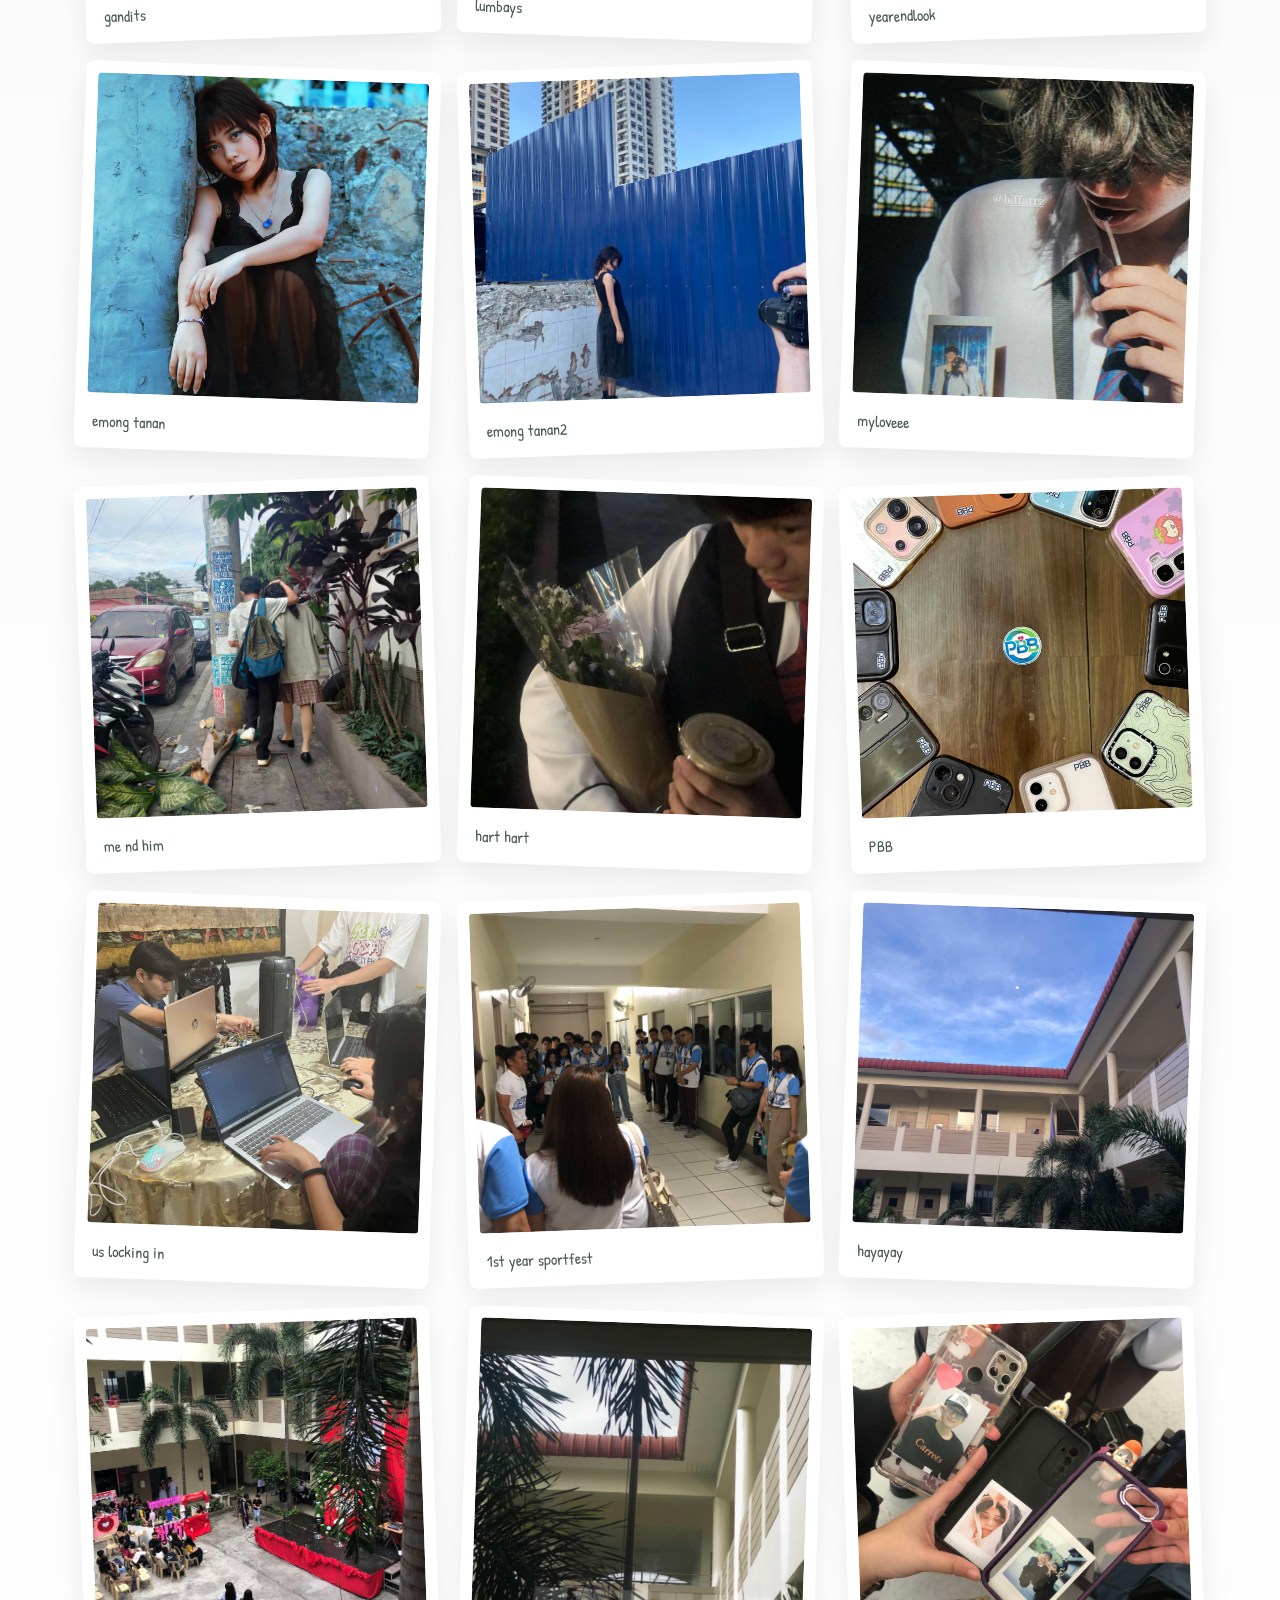
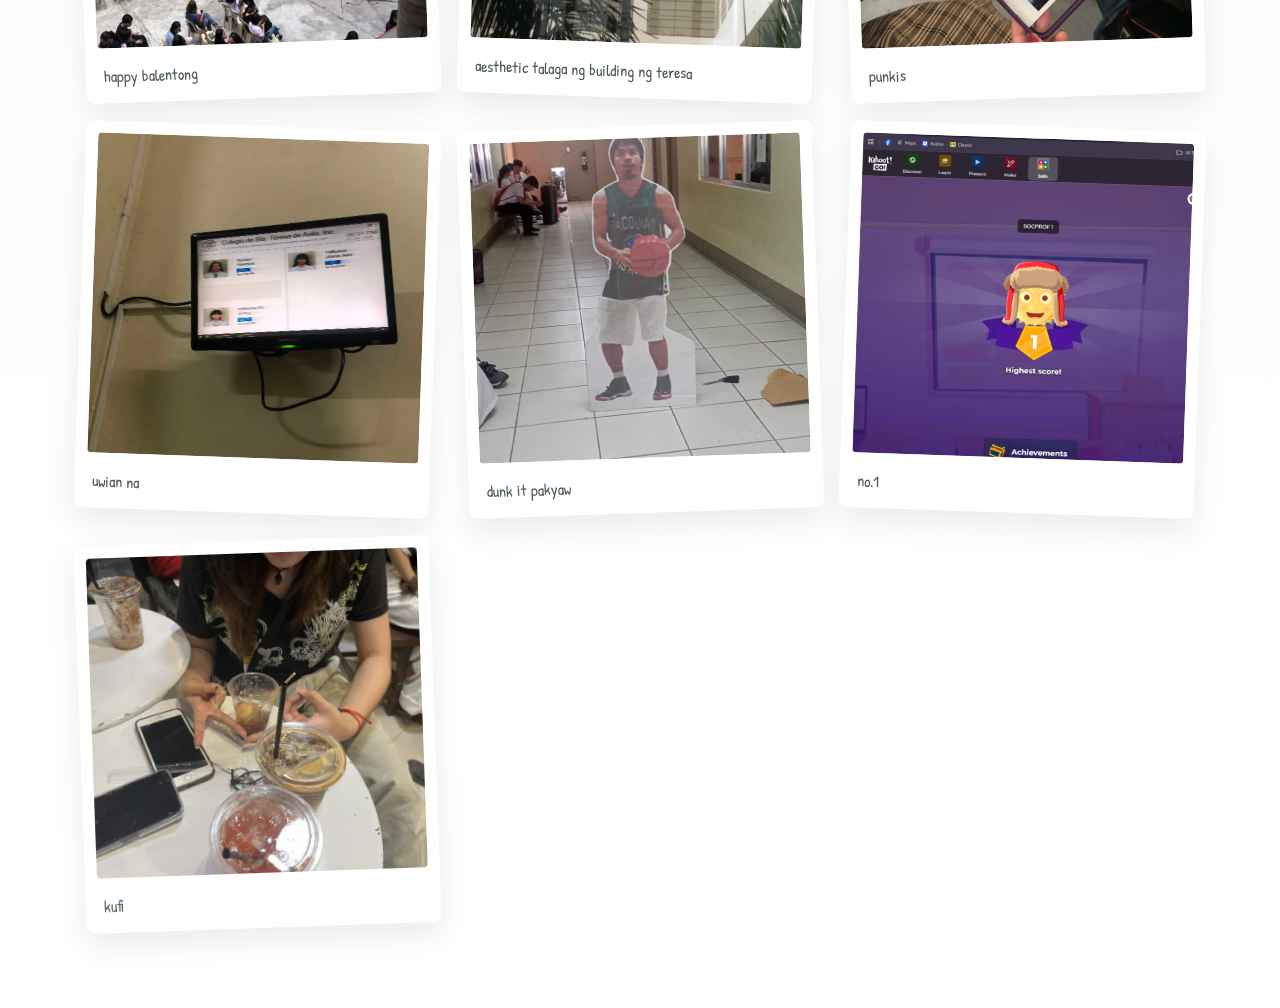
<file: gallery.html>
<!DOCTYPE html>
<html lang="en">

<head>

    <meta charset="UTF-8">

    <meta name="viewport"
        content="width=device-width, initial-scale=1.0">

    <title>Gallery - My College Diary</title>

    <!-- CSS -->

    <link rel="stylesheet" href="style.css">

    <!-- GOOGLE FONTS -->

    <link
        href="https://fonts.googleapis.com/css2?family=Playfair+Display:wght@600;700&family=Inter:wght@300;400;500;600&family=Caveat:wght@400;600;700&family=Patrick+Hand&family=Dancing+Script:wght@500;600;700&display=swap"
        rel="stylesheet">

</head>

<body class="gallery-page">

    <!-- =========================================
         NAVBAR
    ========================================= -->

    <nav>

        <div class="nav-inner">

            <!-- LOGO -->

            <a href="index.html" class="nav-left">
                My College Diary
            </a>

            <!-- MOBILE BUTTON -->

            <div class="menu-toggle" id="menuToggle">
                ☰
            </div>

            <!-- NAV LINKS -->

            <div class="nav-right" id="mobileMenu">

                <a href="index.html">
                    Home
                </a>

                <a href="about.html">
                    About
                </a>

                <a href="diary.html">
                    Diary
                </a>

                <a href="gallery.html" class="active">
                    Gallery
                </a>

                <a href="contact.html">
                    Contact
                </a>

            </div>

        </div>

    </nav>

    <!-- =========================================
         GALLERY PAGE
    ========================================= -->

    <div class="container">

        <!-- TITLE -->

        <h1 class="gallery-title">
            ⋆‧°𓏲ּ𝄢 Gallery⋆˚꩜｡
        </h1>

        <!-- =========================================
             ALBUM TABS
        ========================================= -->

        <div class="album-tabs">

            <button class="tab active">
                all
            </button>

            <button class="tab">
                group photos
            </button>

            <button class="tab">
                duos
            </button>

            <button class="tab">
                me
            </button>

            <button class="tab">
                randoms
            </button>

        </div>

        <!-- =========================================
             GALLERY GRID
        ========================================= -->

        <div class="gallery">

            <!-- ================= GROUP ================= -->

            <div class="gallery-item group" onclick="openImage(this)">
                <img src="group1.jpg">
                <div class="caption">p.e taymmm</div>
            </div>

            <div class="gallery-item group" onclick="openImage(this)">
                <img src="group2.jpg">
                <div class="caption">two-one</div>
            </div>

            <div class="gallery-item group" onclick="openImage(this)">
                <img src="group4.jpg">
                <div class="caption">p.e dump</div>
            </div>

            <div class="gallery-item group" onclick="openImage(this)">
                <img src="group5.jpg">
                <div class="caption">#happyvlentines</div>
            </div>

            <div class="gallery-item group" onclick="openImage(this)">
                <img src="group6.jpg">
                <div class="caption">kofi after hinangs</div>
            </div>

            <div class="gallery-item group" onclick="openImage(this)">
                <img src="group8.jpg">
                <div class="caption">mcdo!</div>
            </div>

            <div class="gallery-item group" onclick="openImage(this)">
                <img src="group9.jpg">
                <div class="caption">girls</div>
            </div>

            <div class="gallery-item group" onclick="openImage(this)">
                <img src="group10.jpg">
                <div class="caption">hbd to me</div>
            </div>

            <div class="gallery-item group" onclick="openImage(this)">
                <img src="group11.jpg">
                <div class="caption">karauki</div>
            </div>

            <div class="gallery-item group" onclick="openImage(this)">
                <img src="group12.jpg">
                <div class="caption">aduino!</div>
            </div>

            <div class="gallery-item group" onclick="openImage(this)">
                <img src="group13.jpg">
                <div class="caption">#valo_pag_freetime</div>
            </div>

            <!-- ================= DUOS ================= -->

            <div class="gallery-item duo" onclick="openImage(this)">
                <img src="duo1.jpg">
                <div class="caption">janayey</div>
            </div>

            <div class="gallery-item duo" onclick="openImage(this)">
                <img src="duo2.jpg">
                <div class="caption">sandrayey</div>
            </div>

            <div class="gallery-item duo" onclick="openImage(this)">
                <img src="duo3.jpg">
                <div class="caption">bhosx dean</div>
            </div>

            <!-- ================= ME ================= -->

            <div class="gallery-item me" onclick="openImage(this)">
                <img src="me1.jpg">
                <div class="caption">pagowd</div>
            </div>

            <div class="gallery-item me" onclick="openImage(this)">
                <img src="me2.jpg">
                <div class="caption">XDddd</div>
            </div>

            <div class="gallery-item me" onclick="openImage(this)">
                <img src="me3.jpg">
                <div class="caption">locked in sa blender</div>
            </div>

            <div class="gallery-item me" onclick="openImage(this)">
                <img src="me4.jpg">
                <div class="caption">enk</div>
            </div>

            <div class="gallery-item me" onclick="openImage(this)">
                <img src="me5.jpg">
                <div class="caption">gandits</div>
            </div>

            <div class="gallery-item me" onclick="openImage(this)">
                <img src="me6.jpg">
                <div class="caption">lumbays</div>
            </div>

            <div class="gallery-item me" onclick="openImage(this)">
                <img src="me7.jpg">
                <div class="caption">yearendlook</div>
            </div>

            <div class="gallery-item me" onclick="openImage(this)">
                <img src="me8.jpg">
                <div class="caption">emong tanan</div>
            </div>

            <div class="gallery-item me" onclick="openImage(this)">
                <img src="tabtme.jpg">
                <div class="caption">emong tanan2</div>
            </div>

            <div class="gallery-item me" onclick="openImage(this)">
                <img src="me11.jpg">
                <div class="caption">myloveee</div>
            </div>

            <div class="gallery-item me" onclick="openImage(this)">
                <img src="me12.jpg">
                <div class="caption">me nd him</div>
            </div>

            <div class="gallery-item me" onclick="openImage(this)">
                <img src="me13.jpg">
                <div class="caption">hart hart</div>
            </div>

            <!-- ================= RANDOMS ================= -->

            <div class="gallery-item random" onclick="openImage(this)">
                <img src="random1.jpg">
                <div class="caption">PBB</div>
            </div>

            <div class="gallery-item random" onclick="openImage(this)">
                <img src="random2.jpg">
                <div class="caption">us locking in</div>
            </div>

            <div class="gallery-item random" onclick="openImage(this)">
                <img src="random4.jpg">
                <div class="caption">1st year sportfest</div>
            </div>

            <div class="gallery-item random" onclick="openImage(this)">
                <img src="random5.jpg">
                <div class="caption">hayayay</div>
            </div>

            <div class="gallery-item random" onclick="openImage(this)">
                <img src="random6.jpg">
                <div class="caption">happy balentong</div>
            </div>

            <div class="gallery-item random" onclick="openImage(this)">
                <img src="random7.jpg">
                <div class="caption">
                    aesthetic talaga ng building ng teresa
                </div>
            </div>

            <div class="gallery-item random" onclick="openImage(this)">
                <img src="random8.jpg">
                <div class="caption">punkis</div>
            </div>

            <div class="gallery-item random" onclick="openImage(this)">
                <img src="random9.jpg">
                <div class="caption">uwian na</div>
            </div>

            <div class="gallery-item random" onclick="openImage(this)">
                <img src="random10.jpg">
                <div class="caption">dunk it pakyaw</div>
            </div>

            <div class="gallery-item random" onclick="openImage(this)">
                <img src="random11.jpg">
                <div class="caption">no.1</div>
            </div>

            <div class="gallery-item random" onclick="openImage(this)">
                <img src="random12.jpg">
                <div class="caption">kufi</div>
            </div>

        </div>

    </div>

    <!-- =========================================
         IMAGE MODAL
    ========================================= -->

    <div id="imgModal" class="img-modal">

        <span class="close"
            onclick="closeImage()">

            &times;

        </span>

        <img id="modalImg">

        <div id="modalCaption"></div>

    </div>

    <!-- =========================================
         BACK TO TOP
    ========================================= -->

    <button id="backToTop">
        ↑
    </button>

    <!-- =========================================
         IMAGE MODAL SCRIPT
    ========================================= -->

    <script>

        function openImage(el) {

            const modal =
                document.getElementById("imgModal");

            const modalImg =
                document.getElementById("modalImg");

            const caption =
                el.querySelector(".caption");

            modalImg.src =
                el.querySelector("img").src;

            document.getElementById("modalCaption")
                .innerText =
                caption ? caption.innerText : "";

            modal.style.display = "flex";
        }

        function closeImage() {

            document.getElementById("imgModal")
                .style.display = "none";
        }

        /* CLOSE OUTSIDE */

        window.onclick = function (e) {

            const modal =
                document.getElementById("imgModal");

            if (e.target === modal) {

                modal.style.display = "none";
            }
        }

    </script>

    <!-- =========================================
         ALBUM FILTER
    ========================================= -->

    <script>

        const tabs =
            document.querySelectorAll(".tab");

        const items =
            document.querySelectorAll(".gallery-item");

        tabs.forEach(tab => {

            tab.addEventListener("click", () => {

                tabs.forEach(btn =>
                    btn.classList.remove("active")
                );

                tab.classList.add("active");

                const text =
                    tab.innerText.toLowerCase();

                if (text === "all") {

                    items.forEach(item => {

                        item.style.display = "block";
                    });

                    return;
                }

                items.forEach(item => {

                    item.style.display = "none";

                    if (
                        text === "group photos" &&
                        item.classList.contains("group")
                    ) {
                        item.style.display = "block";
                    }

                    if (
                        text === "duos" &&
                        item.classList.contains("duo")
                    ) {
                        item.style.display = "block";
                    }

                    if (
                        text === "me" &&
                        item.classList.contains("me")
                    ) {
                        item.style.display = "block";
                    }

                    if (
                        text === "randoms" &&
                        item.classList.contains("random")
                    ) {
                        item.style.display = "block";
                    }

                });

            });

        });

    </script>

    <!-- =========================================
         SPARKLE EFFECT
    ========================================= -->

    <script>

        document.addEventListener("mousemove", (e) => {

            const sparkle =
                document.createElement("div");

            sparkle.className = "sparkle-effect";

            sparkle.style.left =
                e.clientX + "px";

            sparkle.style.top =
                e.clientY + "px";

            document.body.appendChild(sparkle);

            setTimeout(() => {

                sparkle.remove();

            }, 800);

        });

    </script>

    <!-- =========================================
         BACK TO TOP SCRIPT
    ========================================= -->

    <script>

        const backToTop =
            document.getElementById("backToTop");

        window.addEventListener("scroll", () => {

            if (window.scrollY > 300) {

                backToTop.classList.add("show");

            } else {

                backToTop.classList.remove("show");
            }
        });

        backToTop.addEventListener("click", () => {

            window.scrollTo({

                top: 0,

                behavior: "smooth"

            });

        });

    </script>

    <!-- =========================================
         MOBILE MENU
    ========================================= -->

    <script>

        const menuToggle =
            document.getElementById("menuToggle");

        const mobileMenu =
            document.getElementById("mobileMenu");

        menuToggle.addEventListener("click", () => {

            mobileMenu.classList.toggle("show");

        });

    </script>

    <!-- MAIN JS -->

    <script src="script.js"></script>

</body>

</html>
</file>
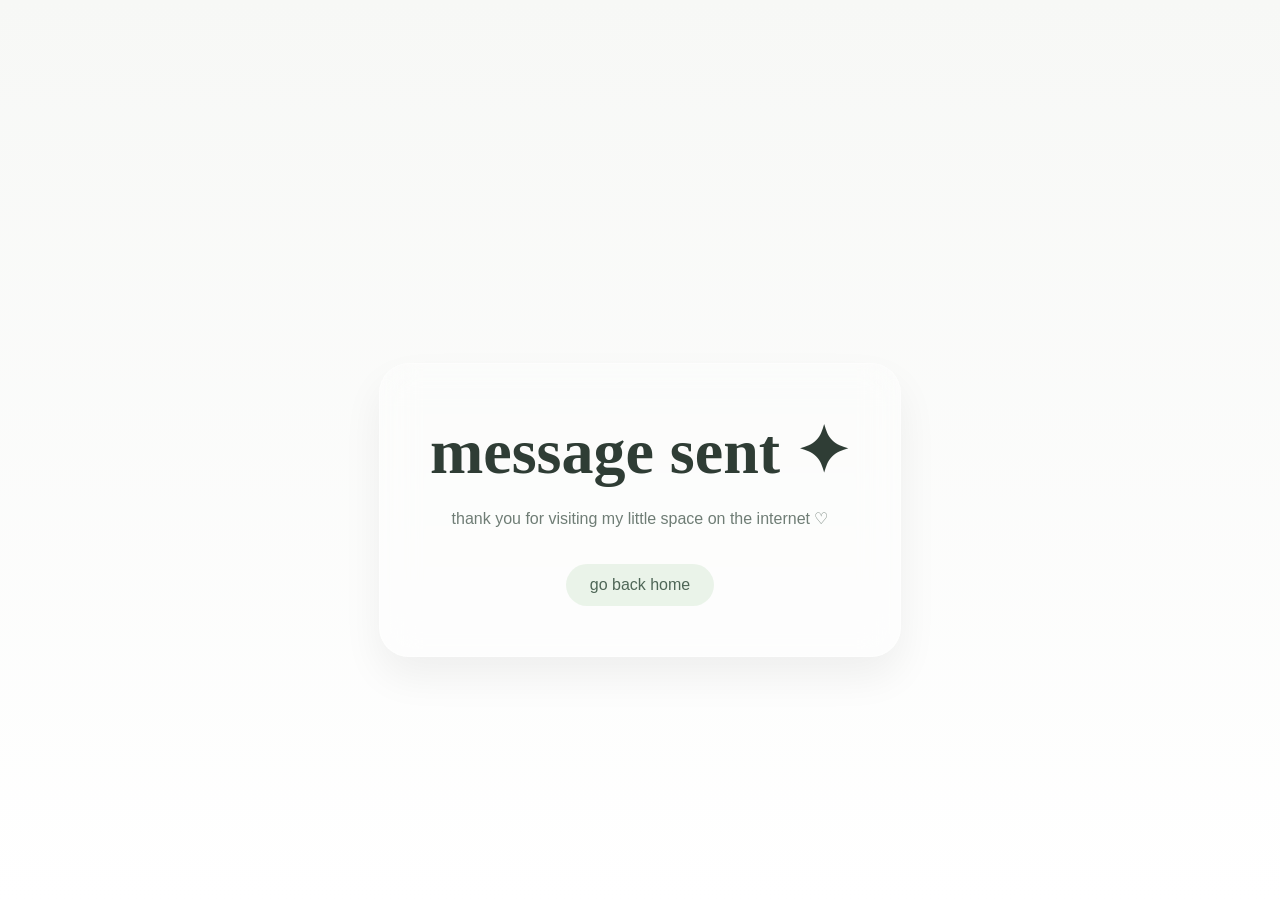
<file: thankyou.html>
<!DOCTYPE html>
<html lang="en">

<head>

<meta charset="UTF-8">

<meta name="viewport"
      content="width=device-width, initial-scale=1.0">

<title>Thank You</title>

<link rel="stylesheet"
      href="style.css">

</head>

<body class="thankyou-page">

    <div class="thankyou-box">

        <h1>
            message sent ✦
        </h1>

        <p>
            thank you for visiting my little space
            on the internet ♡
        </p>

        <a href="index.html">
            go back home
        </a>

    </div>

</body>

</html>
</file>
<file: style.css>
/* =========================================
   GLOBAL / BASE
========================================= */

html,
body {
    margin: 0;
    padding: 0;
    overflow-x: hidden;
}

* {
    box-sizing: border-box;
}

/* BODY */

body {
    font-family: 'Inter', sans-serif;
    background: linear-gradient(to bottom, #f5f7f4, #ffffff);
    color: #3b4a42;
    padding-top: 120px;
    -webkit-font-smoothing: antialiased;
    text-rendering: optimizeLegibility;
}

/* IMAGES */

img {
    max-width: 100%;
    display: block;
}

/* HEADINGS */

h1,
h2,
h3 {
    margin: 0;
    font-family: 'Playfair Display', serif;
    font-weight: 600;
}

/* TEXT */

p {
    line-height: 1.8;
}

/* LINKS */

a {
    text-decoration: none;
    color: inherit;
}

/* BUTTONS + INPUTS */

button,
input,
textarea {
    font-family: 'Inter', sans-serif;
}

/* REUSABLE FONTS */

.accent,
.nav-left,
.entry h2 {
    font-family: 'Caveat', cursive;
}

.about-name {
    font-family: 'Dancing Script', cursive;
}

.caption {
    font-family: 'Patrick Hand', cursive;
}

/* =========================================
   GLOBAL ANIMATIONS
========================================= */

@keyframes float {

    0% {
        transform: translateY(0px);
    }

    50% {
        transform: translateY(-12px);
    }

    100% {
        transform: translateY(0px);
    }
}

@keyframes shine {

    from {
        transform: translateX(-100%);
    }

    to {
        transform: translateX(100%);
    }
}

@keyframes sparkleFade {

    from {
        transform: scale(1);
        opacity: 1;
    }

    to {
        transform: scale(0);
        opacity: 0;
    }
}

@keyframes zoom {

    from {
        transform: scale(.9);
        opacity: 0;
    }

    to {
        transform: scale(1);
        opacity: 1;
    }
}

@keyframes fadeIn {

    from {
        opacity: 0;
    }

    to {
        opacity: 1;
    }
}

/* =========================================
   NAVBAR
========================================= */

nav {
    position: fixed;
    top: 18px;
    left: 50%;
    transform: translateX(-50%);
    width: 92%;
    z-index: 9999;
}

/* NAV CONTAINER */

.nav-inner {
    display: flex;
    justify-content: space-between;
    align-items: center;

    padding: 16px 34px;

    border-radius: 24px;

    background: rgba(244, 252, 236, 0.65);

    backdrop-filter: blur(1px);

    border: 1px solid rgba(255, 255, 255, .4);

    box-shadow:
        0 10px 30px rgba(0, 0, 0, .05),
        inset 0 1px 0 rgba(255, 255, 255, .5);
}

/* LOGO */

.nav-left {
    font-size: 2rem;
    color: #5d7564;
    transition: .3s ease;
}

.nav-left:hover {
    transform: translateY(-2px);
}

/* RIGHT LINKS */

.nav-right {
    display: flex;
    align-items: center;
    gap: 10px;
}

/* LINKS */

.nav-right a {
    color: #3b4a42;

    font-size: .95rem;
    font-weight: 500;

    padding: 10px 16px;

    border-radius: 14px;

    transition:
        background .3s ease,
        transform .3s ease,
        color .3s ease;
}

/* HOVER */

.nav-right a:hover {
    background: rgba(143, 188, 143, .12);

    color: #5d7564;

    transform: translateY(-2px);
}

/* ACTIVE PAGE */

.nav-right a.active {
    background:
        linear-gradient(to bottom,
            rgba(143, 188, 143, .18),
            rgba(143, 188, 143, .1));

    color: #5d7564;

    box-shadow:
        inset 0 1px 0 rgba(255, 255, 255, .5),
        0 5px 14px rgba(143, 188, 143, .15);
}

/* =========================================
   MOBILENAVBAR
========================================= */

.menu-toggle {
    display: none;

    font-size: 1.8rem;

    cursor: pointer;

    color: #5d7564;

    transition: .3s ease;
}

.menu-toggle:hover {
    transform: scale(1.05);
}

/* MOBILE */

@media (max-width:768px) {

    body {
        padding-top: 100px;
    }

    nav {
        width: 94%;
        top: 12px;
    }

    .nav-inner {
        justify-content: center;

        position: relative;

        padding: 16px 20px;

        border-radius: 22px;
    }

    /* CENTER TITLE */

    .nav-left {
        font-size: 1.7rem;
        text-align: center;
    }

    /* MENU BUTTON */

    .menu-toggle {
        display: block;

        position: absolute;

        right: 20px;
    }

    /* MOBILE MENU */

    .nav-right {
        position: absolute;

        top: 82px;
        left: 0;

        width: 100%;

        flex-direction: column;

        align-items: center;

        gap: 16px;

        padding: 26px 0;

        border-radius: 24px;

        background: rgba(255, 255, 255, .82);

        backdrop-filter: blur(18px);

        box-shadow:
            0 18px 35px rgba(0, 0, 0, .08);

        opacity: 0;
        visibility: hidden;

        transform: translateY(-10px);

        transition: .35s ease;
    }

    /* SHOW MENU */

    .nav-right.show {
        opacity: 1;

        visibility: visible;

        transform: translateY(0);
    }

    /* MOBILE LINKS */

    .nav-right a {
        width: 82%;

        text-align: center;

        padding: 14px;

        font-size: 1rem;
    }
}

/* =========================================
   INDEXPAGE
========================================= */

.hero {
    min-height: 100vh;

    display: flex;
    align-items: center;
    justify-content: center;

    gap: 180px;

    padding: 40px 8% 80px;

    position: relative;

    overflow: visible;

    margin-top: -30px;
}

/* =========================================
   FLOATING DECORATIONS
========================================= */

.float {
    position: absolute;

    opacity: .65;

    animation: float 5s ease-in-out infinite;

    pointer-events: none;

    user-select: none;
}

.star {
    top: 12%;
    left: 18%;

    font-size: 1.3rem;

    color: #8fbc8f;
}

.sparkle {
    top: 8%;
    left: 50%;

    margin-left: -20px;

    font-size: .9rem;

    color: #9bbf92;
}

.swirl {
    top: 16%;
    right: 18%;

    font-size: 1.7rem;

    color: #7ea77e;
}

.heart {
    bottom: 18%;
    left: 22%;

    font-size: 1rem;

    color: #d8a7b1;
}

.star2 {
    bottom: 14%;
    left: 50%;

    margin-left: -10px;

    font-size: .95rem;

    color: #c7b5d8;
}

.dot {
    bottom: 14%;
    right: 22%;

    font-size: 1.1rem;

    color: #b7c9b2;
}

.cute {
    top: 52%;
    right: 10%;

    font-size: .9rem;

    color: #8fbc8f;
}

/* =========================================
   LEFT SIDE
========================================= */

.hero-left {
    max-width: 560px;

    z-index: 2;
}

.mini-title {
    color: #8fbc8f;

    letter-spacing: 2px;

    margin-bottom: 12px;

    font-size: .8rem;

    text-transform: uppercase;
}

.hero h1 {
    font-size: 5rem;

    line-height: 1.02;

    margin-bottom: 16px;
}

.accent {
    color: #78a86a;

    font-size: 5.4rem;
}

.role {
    color: #8fbc8f;

    margin-bottom: 18px;

    letter-spacing: 1px;
}

.desc {
    line-height: 1.9;

    color: #3b4a42cc;

    font-size: 1rem;

    max-width: 500px;
}

/* HERO BUTTON */

.hero-btn {
    margin-top: 28px;

    display: inline-flex;
    align-items: center;
    gap: 10px;

    padding: 14px 26px;

    border-radius: 999px;

    background:
        linear-gradient(135deg,
            #8fbc8f,
            #a8cfa5);

    color: white;

    font-weight: 600;

    letter-spacing: .5px;

    position: relative;

    overflow: hidden;

    box-shadow:
        0 10px 25px rgba(143, 188, 143, 0.25),
        inset 0 1px 1px rgba(255, 255, 255, 0.35);

    transition: all .35s ease;
}

/* BUTTON SHINE */

.hero-btn::before {
    content: "";

    position: absolute;

    top: 0;
    left: -120%;

    width: 100%;
    height: 100%;

    background:
        linear-gradient(120deg,
            transparent,
            rgba(255, 255, 255, 0.35),
            transparent);

    transition: .6s;
}

.hero-btn:hover::before {
    left: 120%;
}

/* BUTTON HOVER */

.hero-btn:hover {
    transform: translateY(-5px) scale(1.03);

    box-shadow:
        0 18px 35px rgba(143, 188, 143, 0.35);
}

/* =========================================
   RIGHT SIDE
========================================= */

.hero-right {
    position: relative;

    display: flex;
    justify-content: center;
    align-items: center;
}

/* BACKGROUND SHAPE */

.photo-back {
    position: absolute;

    width: 360px;
    height: 450px;

    border-radius: 28px;

    background: #dfead9;

    transform: rotate(-6deg);

    z-index: 1;
}

/* MAIN PHOTO */

.hero-photo {
    width: 340px;

    height: 430px;

    object-fit: cover;

    border-radius: 28px;

    position: relative;

    z-index: 5;

    box-shadow:
        0 25px 60px rgba(0, 0, 0, .12);

    transition: .4s ease;
}

.hero-photo:hover {
    transform: translateY(-8px) rotate(1deg);
}

/* GLOW */

.hero-right::before {
    content: "";

    position: absolute;

    width: 350px;
    height: 350px;

    background: rgba(168, 207, 165, .25);

    filter: blur(90px);

    border-radius: 50%;

    z-index: -1;
}

/* FLOATING TAGS */

.photo-tag {
    position: absolute;

    background: rgba(255, 255, 255, 0.92);

    backdrop-filter: blur(10px);

    padding: 10px 16px;

    border-radius: 30px;

    font-size: 13px;

    color: #4b5b52;

    white-space: nowrap;

    z-index: 10;

    box-shadow:
        0 6px 20px rgba(0, 0, 0, 0.08);

    animation: tagMove 6s ease-in-out infinite;
}

.top-tag {
    top: 40px;
    right: -80px;
}

.second-tag {
    bottom: 40px;
    left: -70px;

    animation-delay: 3s;
}

/* =========================================
   HERO MOBILE
========================================= */

@media (max-width:768px) {

    .hero {
        flex-direction: column;

        text-align: center;

        gap: 70px;

        padding: 40px 20px 80px;
    }

    .hero h1 {
        font-size: 3rem;
    }

    .accent {
        font-size: 3.5rem;
    }

    .hero-left {
        max-width: 100%;
    }

    .desc {
        max-width: 100%;
    }

    .hero-right {
        width: 100%;
    }

    .photo-back {
        width: 280px;
        height: 360px;
    }

    .hero-photo {
        width: 270px;
        height: 350px;
    }

    .top-tag {
        top: 10px;
        right: -10px;

        font-size: .72rem;
    }

    .second-tag {
        bottom: 10px;
        left: -10px;

        font-size: .72rem;
    }

    /* FLOATS */

    .float {
        opacity: .35;
    }
}

/* =========================================
   ABOUTPAGE
========================================= */

.about-page {
    background:
        radial-gradient(circle at top left,
            rgba(168, 207, 165, .12),
            transparent 30%),

        linear-gradient(to bottom,
            #f5f6f4,
            #ffffff);

    overflow: hidden;
}

/* SECTION */

.about-section {
    padding: 80px 20px 60px;

    position: relative;
}

/* =========================================
   FLOATING SYMBOLS
========================================= */

.float-about {
    position: absolute;

    pointer-events: none;

    user-select: none;

    opacity: .6;

    animation: float 5s ease-in-out infinite;

    z-index: 0;
}

.about-star {
    top: 90px;
    left: 60px;

    color: #8fbc8f;

    font-size: 1.3rem;
}

.about-heart {
    bottom: 80px;
    left: 100px;

    color: #d8a7b1;

    font-size: 1rem;
}

.about-swirl {
    top: 140px;
    right: 80px;

    color: #cdbde0;

    font-size: 1.8rem;
}

.about-sparkle {
    bottom: 120px;
    right: 120px;

    color: #8fbc8f;

    font-size: 1rem;
}

/* =========================================
   CONTENT
========================================= */

.about-content {
    max-width: 1100px;

    margin: auto;

    display: flex;

    align-items: flex-start;

    justify-content: center;

    gap: 80px;

    position: relative;

    z-index: 2;
}

/* =========================================
   LEFT SIDE
========================================= */

.about-left {
    display: flex;

    flex-direction: column;

    align-items: center;
}

/* IMAGE WRAPPER */

.about-images {
    position: relative;

    width: 360px;
    height: 430px;

    flex-shrink: 0;

    margin-top: 20px;
}

/* IMAGES */

.about-images img {
    position: absolute;

    width: 300px;
    height: 400px;

    object-fit: cover;

    border-radius: 28px;

    transition: .4s ease;
}

/* BACK IMAGE */

.img-back {
    top: 25px;
    right: 0;

    transform: rotate(6deg);

    opacity: .8;

    z-index: 1;

    box-shadow:
        0 15px 40px rgba(0, 0, 0, .1);
}

/* MAIN IMAGE */

.img-main {
    top: 0;
    left: 0;

    z-index: 2;

    transform: rotate(-3deg);

    box-shadow:
        0 25px 60px rgba(0, 0, 0, .15);
}

/* HOVER */

.about-images:hover .img-main {
    transform:
        translateY(-8px) rotate(0deg);
}

.about-images:hover .img-back {
    transform:
        translateY(-4px) rotate(8deg);
}

/* =========================================
   RIGHT SIDE
========================================= */

.about-text {
    flex: 1;

    padding-top: 10px;
}

/* NAME */

.about-name {
    font-size: 3.5rem;

    margin-bottom: 10px;

    color: #2f3d35;
}

/* ROLE */

.about-role {
    color: #8fbc8f;

    margin-bottom: 28px;

    letter-spacing: 1px;

    font-size: .95rem;
}

/* BIO */

.about-bio {
    font-family: 'Patrick Hand', cursive;

    line-height: 2;

    font-size: 1.05rem;

    color: #4d5b54;
}

/* SMALL TITLE */

.bio-title {
    font-size: .8rem;

    color: #8fbc8f;

    letter-spacing: 2px;

    margin-bottom: 18px;

    text-transform: uppercase;
}

/* END */

.bio-end {
    color: #8fbc8f;

    margin-top: 18px;

    font-style: italic;
}

/* =========================================
   HOBBIES
========================================= */

.hobbies {
    display: flex;

    flex-wrap: wrap;

    gap: 14px;

    margin-top: 28px;
}

/* HOBBY BOX */

.hobby-box {
    display: inline-flex;

    align-items: center;

    gap: 10px;

    padding: 10px 16px;

    border-radius: 999px;

    background: rgba(255, 255, 255, .7);

    backdrop-filter: blur(10px);

    width: fit-content;

    position: relative;

    overflow: hidden;

    transition: .3s ease;

    box-shadow:
        0 6px 18px rgba(0, 0, 0, .05);
}

/* HOVER */

.hobby-box:hover {
    transform: translateY(-4px);

    box-shadow:
        0 12px 24px rgba(0, 0, 0, .08);
}

/* SHINE */

.hobby-box::before {
    content: "";

    position: absolute;

    inset: 0;

    background:
        linear-gradient(120deg,
            transparent,
            rgba(255, 255, 255, .45),
            transparent);

    transform: translateX(-120%);

    transition: .7s ease;
}

.hobby-box:hover::before {
    transform: translateX(120%);
}

/* ICON */

.hobby-icon {
    width: 22px;
    height: 22px;

    display: flex;

    align-items: center;
    justify-content: center;

    border-radius: 50%;

    background: rgba(143, 188, 143, .12);

    color: #7aa87a;

    font-size: .85rem;
}

/* TEXT */

.hobby-box span {
    font-size: .78rem;

    color: #4d5b54;

    font-weight: 500;

    letter-spacing: .2px;
}

/* =========================================
   SKILLS
========================================= */

.skills {
    margin-top: 38px;
}

.skill {
    margin-bottom: 22px;
}

/* INFO */

.skill-info {
    display: flex;

    justify-content: space-between;

    margin-bottom: 10px;

    font-size: .95rem;
}

/* BAR */

.skill-bar {
    width: 100%;

    height: 13px;

    border-radius: 20px;

    background: #e6ece4;

    overflow: hidden;
}

/* FILL */

.fill {
    height: 100%;

    border-radius: 20px;

    position: relative;

    overflow: hidden;
}

/* SHINE */

.fill::after {
    content: "";

    position: absolute;

    inset: 0;

    background:
        linear-gradient(to right,
            transparent,
            rgba(255, 255, 255, .4),
            transparent);

    animation: shine 3s linear infinite;
}

/* BARS */

.gaming {
    width: 100%;

    background:
        linear-gradient(to right,
            #8fbc8f,
            #6fa76f);
}

.editing {
    width: 70%;

    background:
        linear-gradient(to right,
            #b9cfae,
            #8fbc8f);
}

.coding {
    width: 1%;

    background:
        linear-gradient(to right,
            #d8a7b1,
            #c48fa0);
}

/* =========================================
   MOTIVATION
========================================= */

.motivation {
    margin-top: 38px;

    padding: 24px;

    border-radius: 26px;

    background: rgba(255, 255, 255, .65);

    backdrop-filter: blur(14px);

    line-height: 2;

    color: #56645d;

    font-style: italic;

    box-shadow:
        0 12px 28px rgba(0, 0, 0, .04);
}

/* =========================================
   MUSIC SECTION
========================================= */

.music-mini {
    display: flex;

    justify-content: center;

    gap: 16px;

    margin-top: 50px;
}

/* ALBUM */

.music-mini img {
    width: 100px;
    height: 100px;

    object-fit: cover;

    border-radius: 15px;

    cursor: pointer;

    position: relative;

    transition: .35s ease;

    animation: albumMove 5s ease-in-out infinite;

    box-shadow:
        0 10px 24px rgba(0, 0, 0, .12);
}

/* DELAY */

.music-mini img:nth-child(2) {
    animation-delay: 1.5s;
}

.music-mini img:nth-child(3) {
    animation-delay: 3s;
}

/* HOVER */

.music-mini img:hover {
    transform:
        translateY(-10px) rotate(-3deg) scale(1.08);

    filter:
        brightness(1.1) saturate(1.1);

    box-shadow:
        0 0 15px rgba(255, 255, 255, .5),
        0 0 35px rgba(255, 255, 255, .25),
        0 18px 35px rgba(0, 0, 0, .18);

    animation:
        glitterGlow 1.2s ease-in-out infinite alternate;
}

/* NOTE */

.music-note {
    margin-top: 12px;

    margin-left: 18px;

    font-size: .72rem;

    letter-spacing: 1px;

    color: #7f9087;

    opacity: .8;

    animation: float 4s ease-in-out infinite;
}

/* =========================================
   ABOUT MOBILE FIX
========================================= */

@media screen and (max-width: 768px) {

    .about-section {
        padding: 40px 20px 80px;
    }

    /* STACK EVERYTHING */

    .about-content {
        display: flex;

        flex-direction: column;

        align-items: center;

        justify-content: center;

        text-align: center;

        gap: 50px;
    }

    /* LEFT SIDE */

    .about-left {
        width: 100%;

        display: flex;

        flex-direction: column;

        align-items: center;
    }

    /* IMAGES */

    .about-images {
        width: 280px;

        height: 350px;

        margin: 0 auto;
    }

    .about-images img {
        width: 230px;

        height: 300px;
    }

    /* RIGHT SIDE */

    .about-text {
        width: 100%;

        padding-top: 0;
    }

    /* TITLE */

    .about-name {
        font-size: 2.6rem;
    }

    .about-role {
        font-size: .85rem;
    }

    /* BIO */

    .about-bio {
        font-size: .95rem;

        line-height: 1.9;
    }

    /* HOBBIES */

    .hobbies {
        justify-content: center;
    }

    /* MUSIC */

    .music-mini {
        display: flex;

        justify-content: center;

        flex-wrap: wrap;

        gap: 12px;

        margin-top: 35px;
    }

    .music-mini img {
        width: 80px;

        height: 80px;
    }

    .music-note {
        margin-left: 0;

        text-align: center;
    }

    /* MOTIVATION */

    .motivation {
        padding: 20px;
    }

    /* FLOATS */

    .about-star,
    .about-heart,
    .about-swirl,
    .about-sparkle {
        opacity: .2;
    }
}

/* =========================================
   DIARY PAGE
========================================= */

.diary-page {
    min-height: 100vh;

    max-width: 1200px;

    margin: auto;

    padding: 80px 6% 80px;

    position: relative;

    overflow: hidden;

    background:
        linear-gradient(to bottom,
            #f7f8f6,
            #ffffff);
}

/* =========================================
   FLOATING DECORATIONS
========================================= */

.diary-float {
    position: absolute;

    opacity: .55;

    pointer-events: none;

    animation: float 5s ease-in-out infinite;
}

/* =========================================
   TITLE
========================================= */

.diary-title {
    font-family: 'Dancing Script', cursive;

    font-size: 5rem;

    text-align: center;

    margin-bottom: 12px;

    color: #2f3d35;

    text-shadow:
        0 0 20px rgba(255, 255, 255, .5);
}

/* SUBTITLE */

.diary-sub {
    text-align: center;

    margin-bottom: 70px;

    color: #7f9087;

    font-size: .98rem;

    letter-spacing: 1px;
}

/* =========================================
   DIARY GRID
========================================= */

.diary-columns {
    columns: 2 320px;

    column-gap: 30px;
}

/* ENTRY */

.entry {
    break-inside: avoid;

    margin-bottom: 28px;
}

/* =========================================
   DIARY CARD
========================================= */

.diary-card {
    position: relative;

    overflow: hidden;

    cursor: pointer;

    padding: 22px;

    border-radius: 28px;

    background:
        rgba(255, 255, 255, .68);

    backdrop-filter: blur(16px);

    border:
        1px solid rgba(255, 255, 255, .45);

    box-shadow:
        0 10px 30px rgba(0, 0, 0, .05);

    transition:
        transform .35s ease,
        box-shadow .35s ease,
        background .35s ease;
}

/* HOVER */

.diary-card:hover {
    transform:
        translateY(-8px) rotate(-1deg);

    box-shadow:
        0 20px 40px rgba(0, 0, 0, .08);

    background:
        rgba(255, 255, 255, .82);
}

/* TITLE */

.diary-card h2 {
    font-size: 2rem;

    margin-bottom: 8px;

    font-weight: 500;

    color: #2f3d35;
}

/* DATE */

.diary-card .date {
    display: inline-block;

    margin-bottom: 14px;

    color: #8fbc8f;

    font-size: .75rem;

    letter-spacing: 2px;

    text-transform: uppercase;
}

/* TEXT */

.diary-card p {
    max-height: 85px;

    overflow: hidden;

    position: relative;

    line-height: 1.85;

    color: #55635c;

    font-size: .95rem;
}

/* FADE EFFECT */

.diary-card p::after {
    content: "";

    position: absolute;

    left: 0;
    bottom: 0;

    width: 100%;
    height: 35px;

    background:
        linear-gradient(to bottom,
            transparent,
            rgba(255, 255, 255, .95));
}

/* =========================================
   OPTIONAL STICKY TAPE EFFECT
========================================= */

.diary-card::before {
    content: "";

    position: absolute;

    top: -12px;
    left: 50%;

    transform: translateX(-50%) rotate(-2deg);

    width: 90px;
    height: 28px;

    background:
        rgba(255, 255, 255, .45);

    backdrop-filter: blur(4px);

    border-radius: 6px;

    opacity: .8;
}

/* =========================================
   DIARY MOBILE
========================================= */

@media (max-width:768px) {

    .diary-page {
        padding: 100px 20px 60px;
    }

    .diary-title {
        font-size: 3.5rem;
    }

    .diary-sub {
        margin-bottom: 50px;

        font-size: .9rem;
    }

    .diary-columns {
        columns: 1;
    }

    .diary-card {
        padding: 20px;
    }

    .diary-card h2 {
        font-size: 1.7rem;
    }

    .diary-float {
        opacity: .3;
    }
}

/* =========================================
   GALLERY PAGE
========================================= */

.container {
    max-width: 1200px;

    margin: auto;

    padding: 40px 40px 80px;
}

/* TITLE */

.gallery-title {
    font-family: 'Playfair Display', serif;

    font-size: 4.2rem;

    text-align: center;

    margin-bottom: 14px;

    color: #2f3d35;
}

/* =========================================
   ALBUM TABS
========================================= */

.album-tabs {
    display: flex;

    justify-content: center;

    flex-wrap: wrap;

    gap: 12px;

    margin-bottom: 55px;
}

/* TAB BUTTON */

.tab {
    position: relative;

    padding: 12px 22px;

    border-radius: 999px;

    border:
        1px solid rgba(255, 255, 255, .28);

    background:
        rgba(255, 255, 255, .22);

    backdrop-filter: blur(16px);

    color: #4f6657;

    cursor: pointer;

    overflow: hidden;

    box-shadow:
        0 8px 24px rgba(0, 0, 0, .05);

    transition: .35s ease;
}

/* SHINE */

.tab::before {
    content: "";

    position: absolute;

    top: 0;
    left: -120%;

    width: 80%;
    height: 100%;

    background:
        linear-gradient(120deg,
            transparent,
            rgba(255, 255, 255, .35),
            transparent);

    transition: .6s ease;
}

/* HOVER */

.tab:hover {
    transform: translateY(-4px);

    background:
        rgba(255, 255, 255, .32);

    box-shadow:
        0 14px 28px rgba(0, 0, 0, .08);
}

.tab:hover::before {
    left: 120%;
}

/* ACTIVE TAB */

.tab.active {
    background:
        linear-gradient(to right,
            #8fbc8f,
            #7ea77e);

    color: white;

    box-shadow:
        0 12px 25px rgba(143, 188, 143, .25);
}

/* =========================================
   GALLERY GRID
========================================= */

.gallery {
    display: grid;

    grid-template-columns:
        repeat(auto-fit, minmax(260px, 1fr));

    gap: 28px;
}

/* =========================================
   GALLERY ITEM
========================================= */

.gallery-item {
    position: relative;

    padding: 12px 12px 55px;

    background: white;

    border-radius: 8px;

    cursor: pointer;

    overflow: hidden;

    box-shadow:
        0 12px 30px rgba(0, 0, 0, .08);

    transition:
        transform .35s ease,
        box-shadow .35s ease;
}

/* RANDOM ROTATION */

.gallery-item:nth-child(odd) {
    transform: rotate(-2deg);
}

.gallery-item:nth-child(even) {
    transform: rotate(2deg);
}

/* IMAGE */

.gallery-item img {
    width: 100%;

    height: 320px;

    object-fit: cover;

    border-radius: 4px;

    transition: .4s ease;
}

/* HOVER */

.gallery-item:hover {
    transform:
        translateY(-10px) rotate(0deg) scale(1.02);

    z-index: 5;

    box-shadow:
        0 22px 50px rgba(0, 0, 0, .15);
}

/* IMAGE ZOOM */

.gallery-item:hover img {
    transform: scale(1.04);
}

/* CAPTION */

.caption {
    position: absolute;

    bottom: 16px;
    left: 18px;

    color: #4d5b54;

    font-size: 1rem;
}

/* =========================================
   IMAGE MODAL
========================================= */

.img-modal {
    display: none;

    position: fixed;

    inset: 0;

    background:
        rgba(0, 0, 0, .82);

    backdrop-filter: blur(12px);

    justify-content: center;
    align-items: center;

    flex-direction: column;

    z-index: 9999;

    animation: fadeIn .3s ease;
}

/* MODAL IMAGE */

#modalImg {
    max-width: 85%;

    max-height: 78vh;

    border-radius: 22px;

    box-shadow:
        0 25px 70px rgba(0, 0, 0, .35);

    animation: zoom .35s ease;
}

/* MODAL CAPTION */

#modalCaption {
    margin-top: 20px;

    color: white;

    font-size: 1rem;

    text-align: center;
}

/* CLOSE BUTTON */

.img-modal .close {
    position: absolute;

    top: 30px;
    right: 40px;

    color: white;

    font-size: 40px;

    cursor: pointer;

    transition: .3s ease;
}

.img-modal .close:hover {
    transform: rotate(90deg);
}

/* =========================================
   GALLERY MOBILE
========================================= */

@media (max-width:768px) {

    .container {
        padding: 40px 20px 80px;
    }

    .gallery-title {
        font-size: 3rem;
    }

    .album-tabs {
        gap: 10px;

        margin-bottom: 40px;
    }

    .tab {
        padding: 10px 18px;

        font-size: .9rem;
    }

    .gallery {
        grid-template-columns: 1fr;

        gap: 20px;
    }

    .gallery-item img {
        height: 280px;
    }

    #modalImg {
        max-width: 92%;
    }

    #modalCaption {
        font-size: .9rem;

        padding: 0 20px;
    }

    .img-modal .close {
        top: 20px;
        right: 24px;

        font-size: 34px;
    }
}

/* =========================================
   CONTACT PAGE
========================================= */

.contact-page {
    min-height: 100vh;

    padding: 120px 8% 80px;

    position: relative;

    overflow: hidden;

    background:
        linear-gradient(to bottom,
            #f7f8f6,
            #ffffff);
}

/* =========================================
   FLOATING DECORATIONS
========================================= */

.float-contact {
    position: absolute;

    opacity: .55;

    pointer-events: none;

    animation: float 5s ease-in-out infinite;
}

/* POSITIONS */

.contact-star {
    top: 120px;
    left: 120px;

    color: #8fbc8f;

    font-size: 1.2rem;
}

.contact-swirl {
    top: 180px;
    right: 140px;

    color: #cdbde0;

    font-size: 1.6rem;
}

.contact-heart {
    bottom: 120px;
    left: 180px;

    color: #d8a7b1;

    font-size: 1rem;
}

/* =========================================
   HEADER
========================================= */

.contact-mini {
    text-align: center;

    color: #8fbc8f;

    letter-spacing: 2px;

    margin-bottom: 14px;

    text-transform: uppercase;

    font-size: .78rem;
}

.contact-title {
    text-align: center;

    font-family: 'Dancing Script', cursive;

    font-size: 5rem;

    color: #2f3d35;

    margin-bottom: 18px;
}

.contact-sub {

    max-width: 700px;

    margin:
        auto auto 50px;

    text-align: center;

    line-height: 2;

    color: #6f7d75;

    font-size: .96rem;
}

/* =========================================
   CONTACT FORM
========================================= */

.contact-form {
    max-width: 650px;

    margin:
        auto auto 70px;

    display: flex;

    flex-direction: column;

    gap: 18px;
}

/* INPUTS */

.contact-form input,
.contact-form textarea {
    padding: 18px 22px;

    border-radius: 24px;

    border:
        1px solid rgba(255, 255, 255, .35);

    background:
        rgba(255, 255, 255, .22);

    backdrop-filter: blur(16px);

    color: #2f3d35;

    outline: none;

    box-shadow:
        0 8px 24px rgba(0, 0, 0, .04);

    transition: .35s ease;
}

/* TEXTAREA */

.contact-form textarea {
    min-height: 180px;

    resize: none;
}

/* FOCUS */

.contact-form input:focus,
.contact-form textarea:focus {
    transform: translateY(-2px);

    background:
        rgba(255, 255, 255, .3);
}

/* BUTTON */

.contact-form button {

    width: fit-content;

    align-self: center;

    padding: 10px 22px;

    border: none;

    border-radius: 999px;

    cursor: pointer;

    background:
        rgba(168, 207, 165, .22);

    backdrop-filter: blur(12px);

    color: #4f6657;

    font-size: .9rem;

    font-weight: 600;

    transition: .3s ease;

    box-shadow:
        0 8px 18px rgba(168, 207, 165, .1);
}

/* BUTTON HOVER */

.contact-form button:hover {
    transform: translateY(-4px);

    background:
        rgba(168, 207, 165, .32);
}

/* =========================================
   SOCIALS
========================================= */
.socials {

    display: grid;

    grid-template-columns:
        repeat(auto-fit, minmax(160px, 1fr));

    gap: 14px;

    margin-top: 20px;
}

/* SOCIAL BOX */
.social-box {

    padding: 12px 16px;

    border-radius: 18px;

    display: flex;

    align-items: center;

    justify-content: center;

    gap: 8px;

    text-align: center;

    font-size: .88rem;

    color: #4f6657;

    background:
        rgba(255, 255, 255, .18);

    backdrop-filter: blur(10px);

    border:
        1px solid rgba(255, 255, 255, .28);

    box-shadow:
        0 6px 18px rgba(0, 0, 0, .04);

    transition: .3s ease;
}

/* ICON */

.social-box i {

    font-size: .95rem;
}

/* HOVER */
.social-box:hover {

    transform:
        translateY(-4px);

    background:
        rgba(255, 255, 255, .28);

    box-shadow:
        0 12px 24px rgba(0, 0, 0, .08);
}

/* =========================================
   CONTACT MOBILE
========================================= */

@media (max-width:768px) {

    .contact-page {
        padding: 120px 20px 80px;
    }

    .contact-title {
        font-size: 3rem;
    }

    .contact-sub {
        font-size: .92rem;

        margin-bottom: 45px;
    }

    .contact-form {
        gap: 16px;
    }

    .contact-form input,
    .contact-form textarea {
        padding: 16px 18px;
    }

    .contact-form textarea {
        min-height: 160px;
    }

    .socials {

        grid-template-columns: 1fr;

        gap: 12px;
    }

    .social-box {

        padding: 14px;
    }

    .float-contact {
        opacity: .35;
    }
}

/* =========================================
   SPARKLE EFFECT
========================================= */

.sparkle-effect {
    position: fixed;

    width: 6px;
    height: 6px;

    border-radius: 50%;

    pointer-events: none;

    background: white;

    box-shadow:
        0 0 10px rgba(255, 255, 255, .9),
        0 0 20px rgba(255, 255, 255, .5);

    animation: sparkleFade .8s linear forwards;

    z-index: 9999;
}

/* =========================================
   BACK TO TOP BUTTON
========================================= */

#backToTop {
    position: fixed;

    bottom: 30px;
    right: 30px;

    width: 52px;
    height: 52px;

    border: none;

    border-radius: 50%;

    cursor: pointer;

    z-index: 999;

    opacity: 0;

    visibility: hidden;

    transition: .35s ease;

    background:
        rgba(255, 255, 255, .22);

    backdrop-filter: blur(16px);

    border:
        1px solid rgba(255, 255, 255, .35);

    box-shadow:
        0 10px 28px rgba(0, 0, 0, .08);

    color: #4f6657;

    font-size: 1.2rem;
}

/* SHOW BUTTON */

#backToTop.show {
    opacity: 1;

    visibility: visible;
}

/* HOVER */

#backToTop:hover {
    transform: translateY(-5px);

    background:
        rgba(255, 255, 255, .32);

    box-shadow:
        0 18px 34px rgba(0, 0, 0, .12);
}

/* =========================================
   THANK YOU PAGE
========================================= */

.thankyou-page {
    min-height: 100vh;

    display: flex;

    justify-content: center;
    align-items: center;

    background:
        linear-gradient(to bottom,
            #f7f8f6,
            #ffffff);
}

/* BOX */

.thankyou-box {
    padding: 50px;

    border-radius: 30px;

    text-align: center;

    background:
        rgba(255, 255, 255, .25);

    backdrop-filter: blur(18px);

    border:
        1px solid rgba(255, 255, 255, .35);

    box-shadow:
        0 20px 40px rgba(0, 0, 0, .06);
}

/* TITLE */

.thankyou-box h1 {
    font-family:
        'Dancing Script', cursive;

    font-size: 4rem;

    color: #2f3d35;

    margin-bottom: 16px;
}

/* TEXT */

.thankyou-box p {
    color: #6f7d75;

    margin-bottom: 30px;

    line-height: 1.8;
}

/* BUTTON */

.thankyou-box a {
    display: inline-block;

    padding: 12px 24px;

    border-radius: 999px;

    background:
        rgba(168, 207, 165, .22);

    color: #4f6657;

    transition: .35s ease;
}

/* HOVER */

.thankyou-box a:hover {
    transform: translateY(-3px);

    background:
        rgba(168, 207, 165, .32);
}

/* COPY POPUP */

.copy-popup {

    position: fixed;

    bottom: 30px;

    left: 50%;

    transform: translateX(-50%);

    padding: 12px 22px;

    border-radius: 999px;

    background:
        rgba(255, 255, 255, .2);

    backdrop-filter: blur(12px);

    color: #4f6657;

    font-size: .9rem;

    z-index: 99999;

    animation: fadePopup .3s ease;
}

@keyframes fadePopup {

    from {

        opacity: 0;

        transform:
            translateX(-50%) translateY(10px);
    }

    to {

        opacity: 1;

        transform:
            translateX(-50%) translateY(0);
    }
}

/* =========================================
   FINAL GLOBAL MOBILE
========================================= */

@media (max-width:768px) {

    /* BODY */

    body {
        overflow-x: hidden;
    }

    /* GLOBAL TITLES */

    .gallery-title,
    .diary-title,
    .contact-title {
        font-size: 3rem;
    }

    /* FLOATS */

    .float,
    .float-about,
    .float-contact,
    .diary-float {
        opacity: .35;
    }

    /* BACK TO TOP */

    #backToTop {
        width: 46px;
        height: 46px;

        bottom: 20px;
        right: 20px;

        font-size: 1rem;
    }

    /* THANK YOU PAGE */

    .thankyou-box {
        width: 90%;

        padding: 40px 24px;
    }

    .thankyou-box h1 {
        font-size: 3rem;
    }

    .thankyou-box p {
        font-size: .95rem;
    }
}

@media (max-width:768px) {

    .float,
    .float-about,
    .float-contact,
    .diary-float {
        animation: none;
    }
}
</file>
